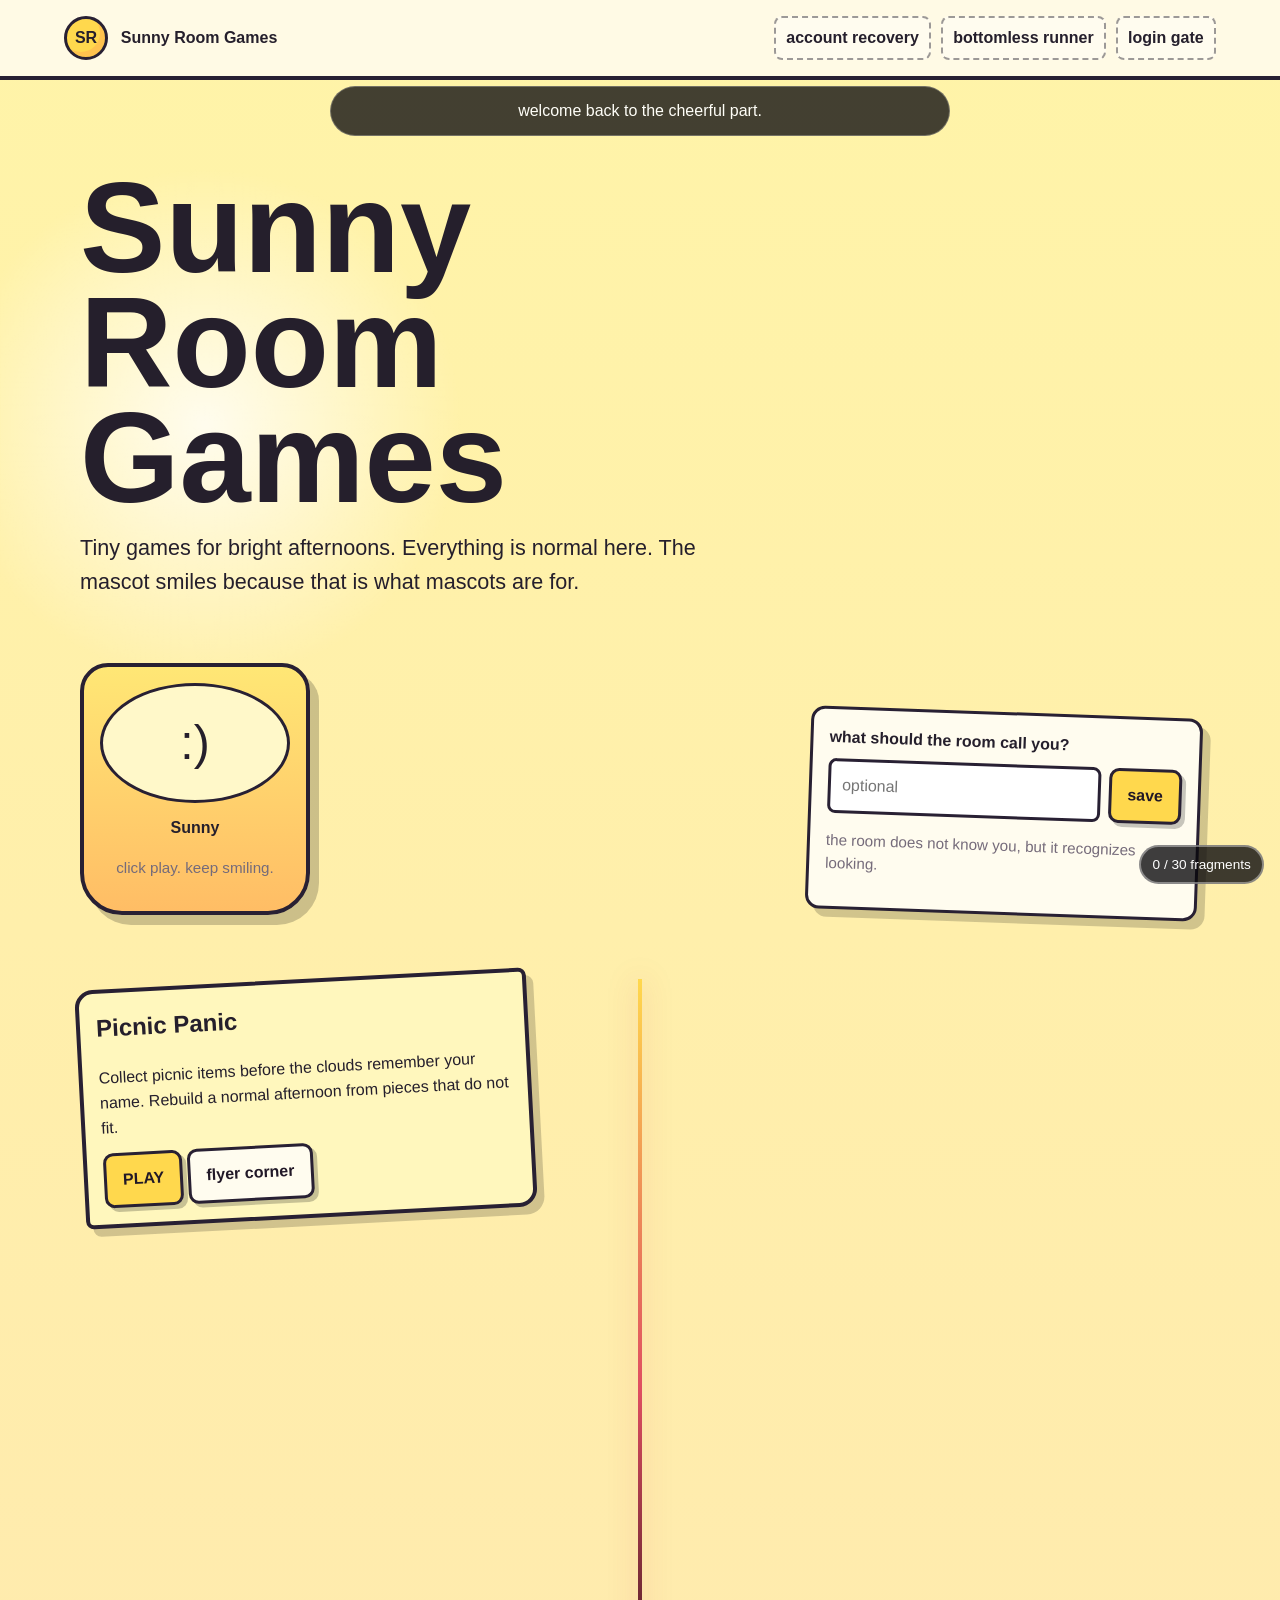
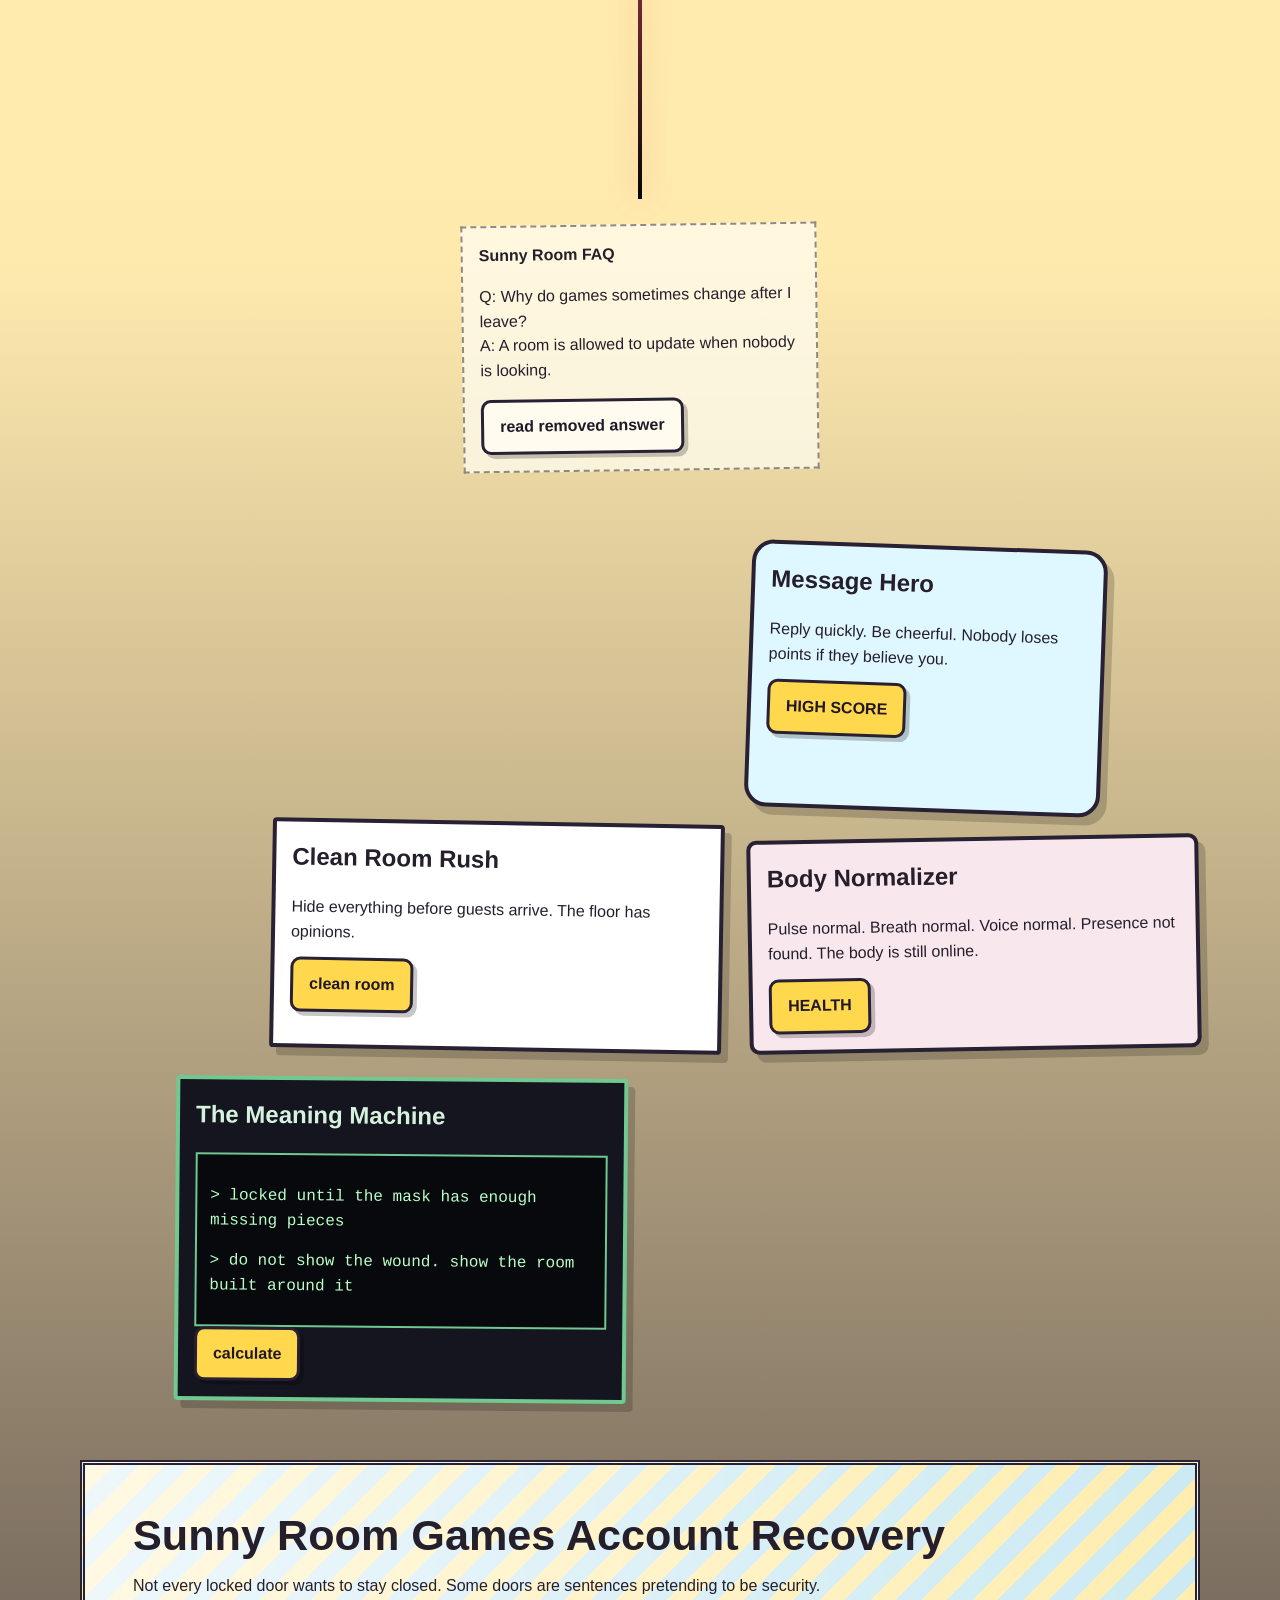
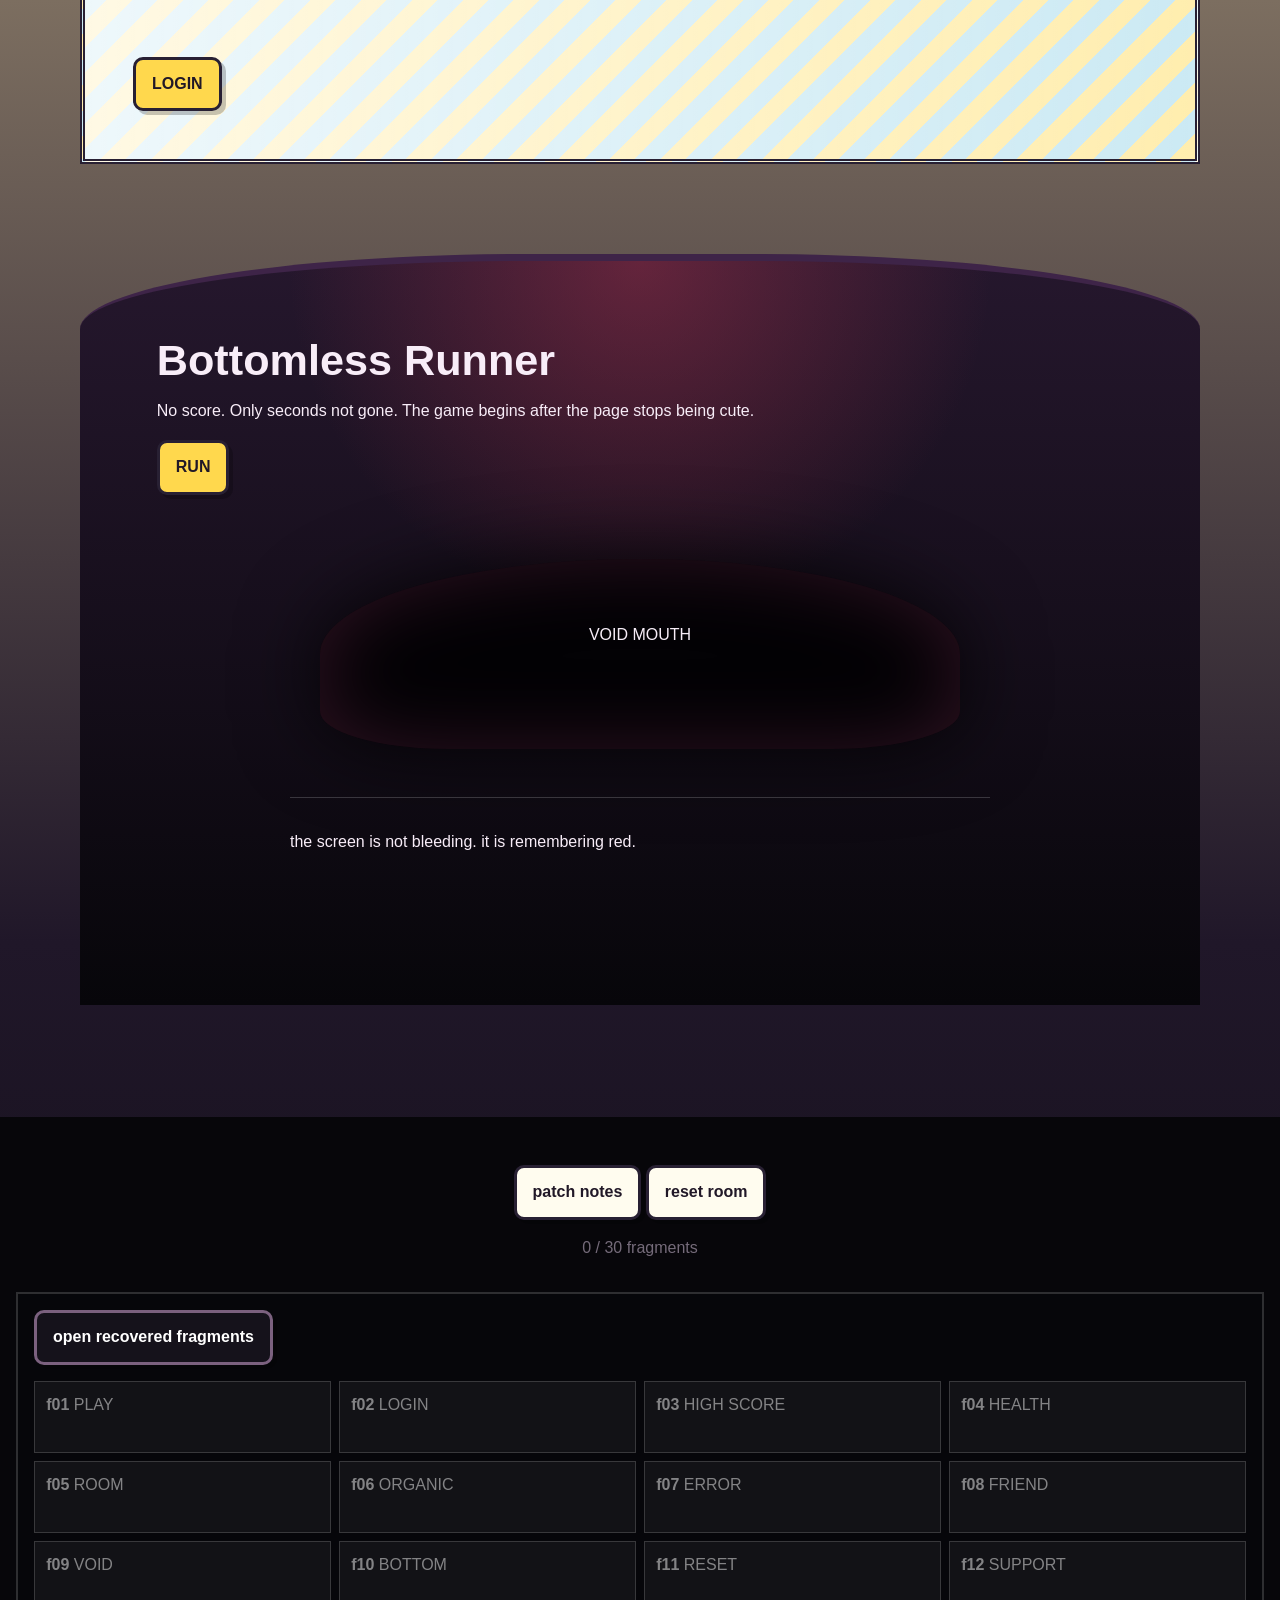
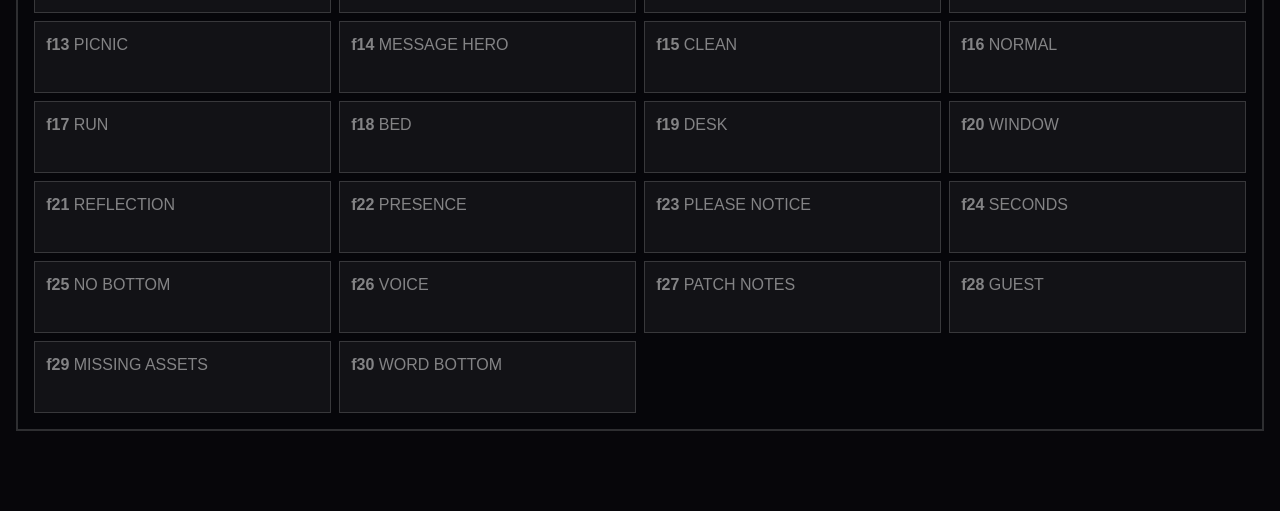
<file: index.html>
<!doctype html>
<html lang="en">
<head>
  <meta charset="utf-8">
  <meta name="viewport" content="width=device-width, initial-scale=1">
  <title>Sunny Room Games</title>
  <link rel="stylesheet" href="css/styles.css">
  <link rel="stylesheet" href="css/layout.css">
  <link rel="stylesheet" href="css/horror.css">
  <link rel="stylesheet" href="css/responsive.css">
</head>
<body>
  <!-- he changed this line because the first version was too honest -->
  <div class="site-whisper" data-site-whisper aria-live="polite"></div>
  <header class="site-header">
    <a class="brand" href="index.html"><span class="brand-mark">SR</span><span>Sunny Room Games</span></a>
    <nav class="nav-links" aria-label="main">
      <a href="login.html">account recovery</a>
      <a href="void.html">bottomless runner</a>
      <a href="#gateway">login gate</a>
    </nav>
  </header>

  <main class="page-shell">
    <section class="hero">
      <div>
        <h1>Sunny Room Games</h1>
        <p class="hero-copy">Tiny games for bright afternoons. Everything is normal here. The mascot smiles because that is what mascots are for.</p>
        <p class="delayed-line small" data-delay-text="2600">if the page remembers you before you introduce yourself, be polite.</p>
        <div class="mascot" data-mascot data-state="happy" role="button" tabindex="0" aria-label="Sunny Room mascot">
          <div class="mascot-face" aria-hidden="true">:)</div>
          <strong>Sunny</strong>
          <p data-mascot-line class="small">click play. keep smiling.</p>
        </div>
      </div>
      <form class="name-panel" data-name-form>
        <label for="room-name">what should the room call you?</label>
        <div class="name-row">
          <input id="room-name" data-name-input type="text" autocomplete="nickname" placeholder="optional">
          <button type="submit">save</button>
        </div>
        <p class="small">the room does not know you, but it recognizes looking.</p>
      </form>
    </section>

    <section class="memory-map" aria-label="game memory map">
      <div class="memory-spine" aria-hidden="true"></div>
      <article class="memory-node picnic">
        <h2>Picnic Panic</h2>
        <p>Collect picnic items before the clouds remember your name. Rebuild a normal afternoon from pieces that do not fit.</p>
        <button data-game="picnic" data-corrupt-label="PLAY|PLAY|continue|continue?|press it|fall|listen">PLAY</button>
        <button class="ghost-button" data-fragment-id="f01">flyer corner</button>
      </article>

      <aside class="memory-note">
        <strong>Sunny Room FAQ</strong>
        <p>Q: Why do games sometimes change after I leave?<br>A: A room is allowed to update when nobody is looking.</p>
        <button class="ghost-button" data-fragment-id="f27">read removed answer</button>
      </aside>

      <article class="memory-node message-game">
        <h2>Message Hero</h2>
        <p>Reply quickly. Be cheerful. Nobody loses points if they believe you.</p>
        <button data-game="messageHero">HIGH SCORE</button>
        <p class="delayed-line small" data-delay-text="5200">the typing indicator is just a tiny funeral for a sentence you did not send.</p>
      </article>

      <article class="memory-node room-game">
        <h2>Clean Room Rush</h2>
        <p>Hide everything before guests arrive. The floor has opinions.</p>
        <button data-game="cleanRoom">clean room</button>
      </article>

      <article class="memory-node body-game">
        <h2>Body Normalizer</h2>
        <p>Pulse normal. Breath normal. Voice normal. Presence not found. The body is still online.</p>
        <button data-game="bodyNormalizer">HEALTH</button>
      </article>

      <article class="memory-node meaning-game">
        <h2>The Meaning Machine</h2>
        <div class="terminal-lines">
          <p>&gt; locked until the mask has enough missing pieces</p>
          <p>&gt; do not show the wound. show the room built around it</p>
        </div>
        <button data-game="meaningMachine">calculate</button>
      </article>

      <section id="gateway" class="login-gateway">
        <h2 class="section-title">Sunny Room Games Account Recovery</h2>
        <p>Not every locked door wants to stay closed. Some doors are sentences pretending to be security.</p>
        <p class="delayed-line" data-delay-text="7200">the password was never protection. it was rehearsal.</p>
        <a class="button-link" href="login.html" data-fragment-id="f02">LOGIN</a>
      </section>

      <section class="corrupt-lower breathing">
        <h2 class="section-title">Bottomless Runner</h2>
        <p>No score. Only seconds not gone. The game begins after the page stops being cute.</p>
        <button data-game="bottomlessRunner">RUN</button>
        <a class="void-mouth" href="void.html" data-fragment-id="f09">VOID MOUTH</a>
        <div class="lower-confession">
          <p>the screen is not bleeding. it is remembering red.</p>
          <p class="delayed-line" data-delay-text="9000">the horror was not a monster. the horror was being alive, unreachable, and still expected to smile.</p>
        </div>
      </section>
    </section>
  </main>

  <footer class="footer">
    <button class="ghost-button" data-fragment-id="f27">patch notes</button>
    <button class="ghost-button" data-reset-progress>reset room</button>
    <p><span data-fragment-counter>0 / 30 fragments</span></p>
    <section class="fragment-drawer">
      <button type="button" data-fragment-toggle aria-expanded="false">open recovered fragments</button>
      <ul class="fragment-list" data-fragment-list hidden></ul>
    </section>
    <!-- do not put the real sentence on the page -->
  </footer>
  <div class="fragment-counter" data-fragment-counter>0 / 30 fragments</div>
  <script src="js/storage.js"></script>
  <script src="js/fragments.js"></script>
  <script src="js/main.js"></script>
  <script src="js/games.js"></script>
</body>
</html>
</file>
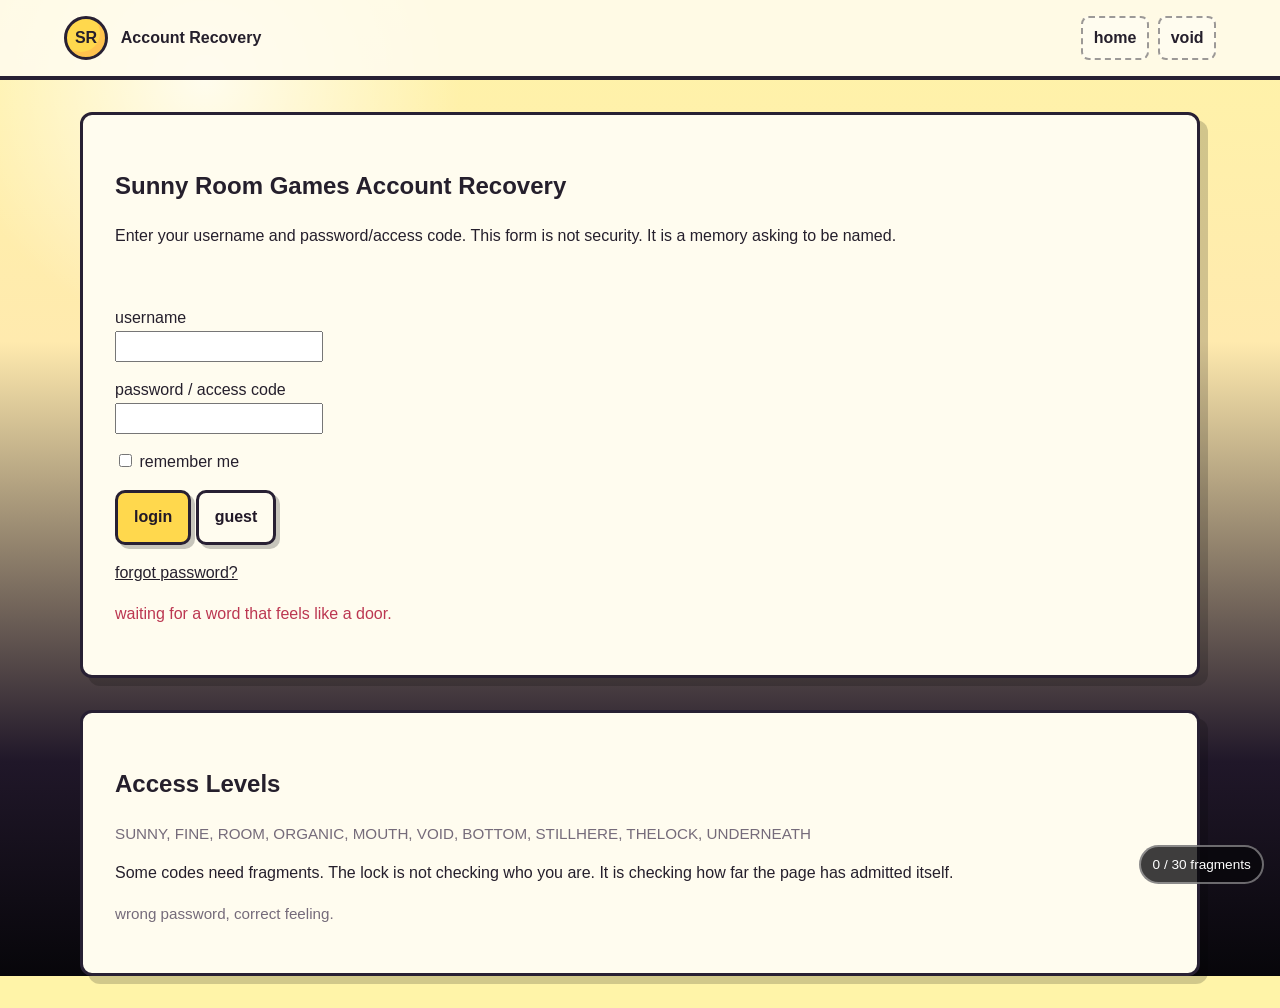
<file: login.html>
<!doctype html>
<html lang="en">
<head>
  <meta charset="utf-8">
  <meta name="viewport" content="width=device-width, initial-scale=1">
  <title>Sunny Room Games Account Recovery</title>
  <link rel="stylesheet" href="css/styles.css">
  <link rel="stylesheet" href="css/layout.css">
  <link rel="stylesheet" href="css/horror.css">
  <link rel="stylesheet" href="css/responsive.css">
</head>
<body>
  <header class="site-header">
    <a class="brand" href="index.html"><span class="brand-mark">SR</span><span>Account Recovery</span></a>
    <nav class="nav-links" aria-label="main"><a href="index.html">home</a><a href="void.html">void</a></nav>
  </header>
  <main class="page-shell">
    <section class="page-card">
      <h1>Sunny Room Games Account Recovery</h1>
      <p>Enter your username and password/access code. This form is not security. It is a memory asking to be named.</p>
      <p class="delayed-line" data-delay-text="2400">Every access level is just another way the boy learned to say: I am fine enough to continue.</p>
      <form data-login-form>
        <p><label for="username">username</label><br><input id="username" name="username" type="text" autocomplete="username"></p>
        <p><label for="password">password / access code</label><br><input id="password" name="password" type="password" autocomplete="off"></p>
        <p><label><input name="remember" type="checkbox"> remember me</label></p>
        <button type="submit">login</button>
        <button type="button" class="ghost-button" data-guest>guest</button>
        <p><a href="#" data-forgot>forgot password?</a></p>
      </form>
      <p class="wrong-text" data-login-message aria-live="polite">waiting for a word that feels like a door.</p>
    </section>
    <section class="page-card">
      <h2>Access Levels</h2>
      <p class="small">SUNNY, FINE, ROOM, ORGANIC, MOUTH, VOID, BOTTOM, STILLHERE, THELOCK, UNDERNEATH</p>
      <p>Some codes need fragments. The lock is not checking who you are. It is checking how far the page has admitted itself.</p>
      <p class="small">wrong password, correct feeling.</p>
    </section>
  </main>
  <div class="fragment-counter" data-fragment-counter>0 / 30 fragments</div>
  <!-- if they find this, maybe they were listening -->
  <script src="js/storage.js"></script>
  <script src="js/fragments.js"></script>
  <script src="js/main.js"></script>
  <script src="js/login.js"></script>
</body>
</html>
</file>
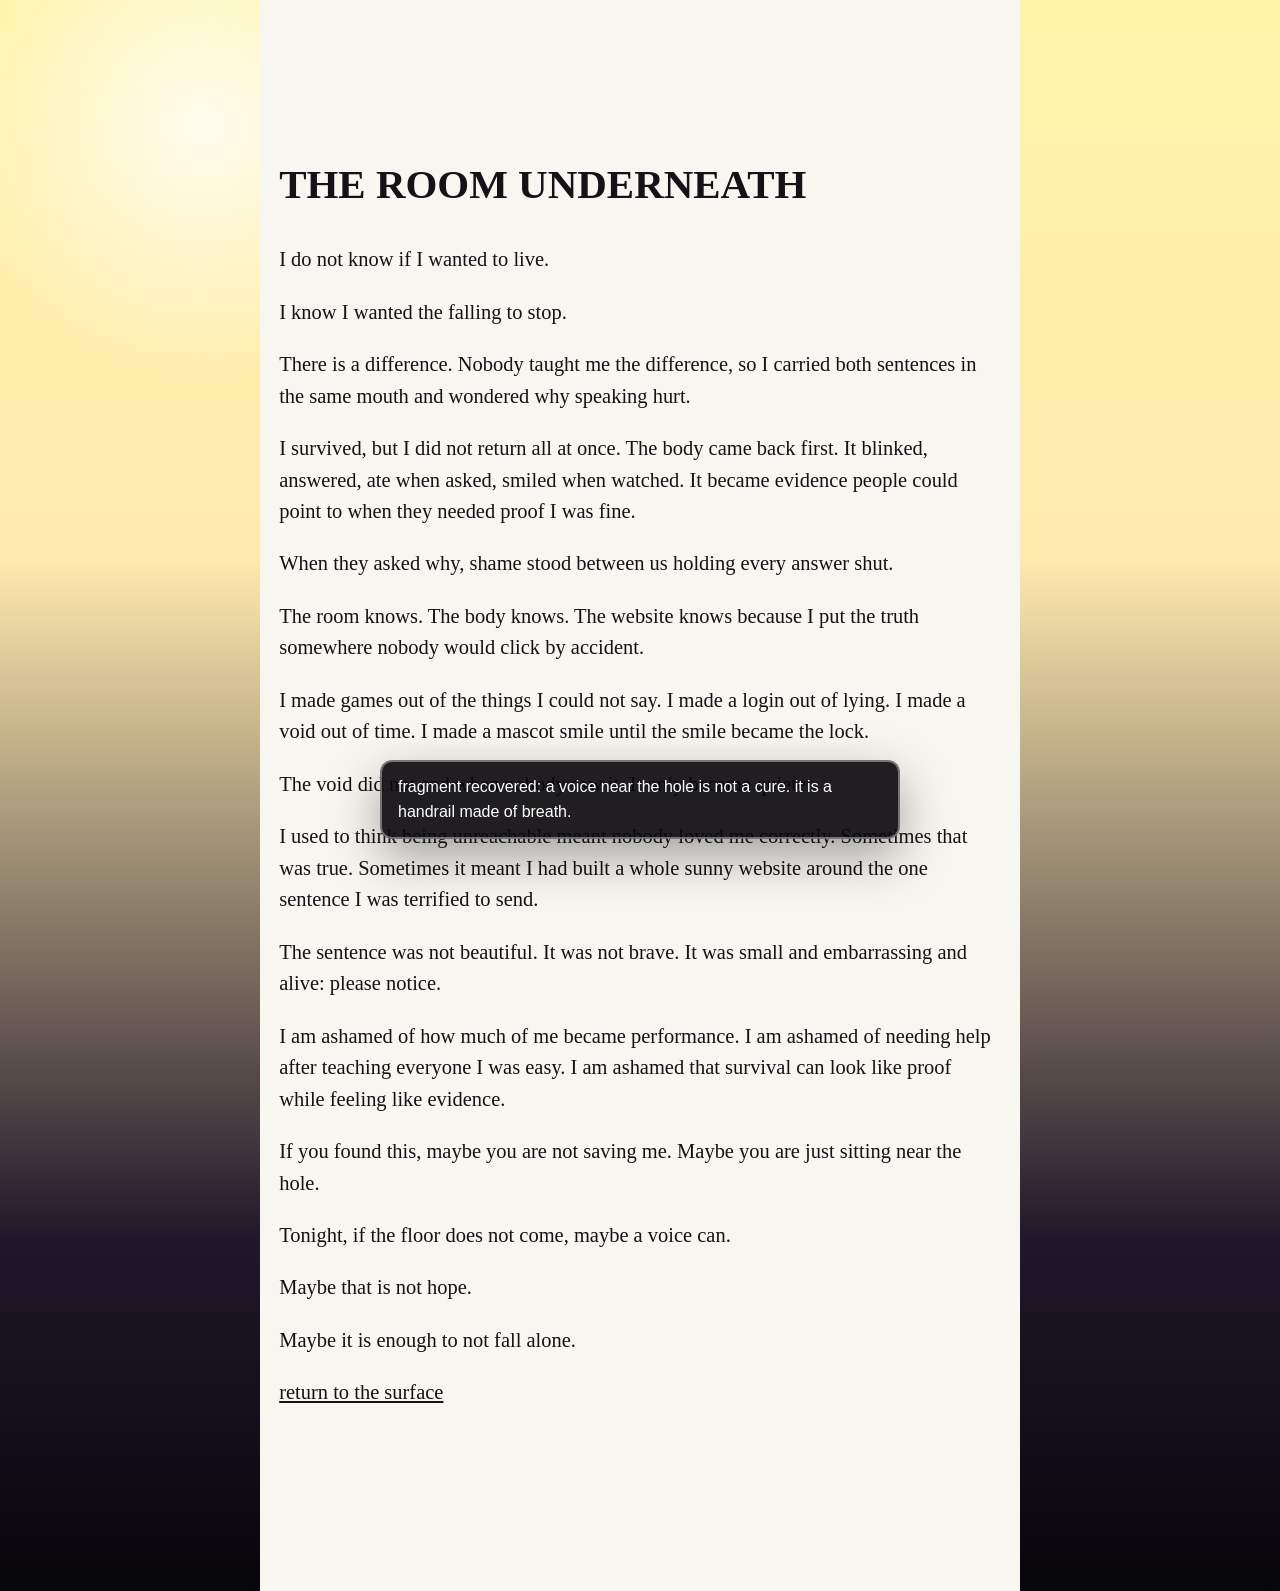
<file: underneath.html>
<!doctype html>
<html lang="en">
<head>
  <meta charset="utf-8">
  <meta name="viewport" content="width=device-width, initial-scale=1">
  <title>THE ROOM UNDERNEATH</title>
  <link rel="stylesheet" href="css/styles.css">
  <link rel="stylesheet" href="css/horror.css">
</head>
<body>
  <main class="underneath">
    <h1>THE ROOM UNDERNEATH</h1>
    <p>I do not know if I wanted to live.</p>
    <p>I know I wanted the falling to stop.</p>
    <p>There is a difference. Nobody taught me the difference, so I carried both sentences in the same mouth and wondered why speaking hurt.</p>
    <p>I survived, but I did not return all at once. The body came back first. It blinked, answered, ate when asked, smiled when watched. It became evidence people could point to when they needed proof I was fine.</p>
    <p>When they asked why, shame stood between us holding every answer shut.</p>
    <p>The room knows. The body knows. The website knows because I put the truth somewhere nobody would click by accident.</p>
    <p>I made games out of the things I could not say. I made a login out of lying. I made a void out of time. I made a mascot smile until the smile became the lock.</p>
    <p>The void did not end when nobody saw it. It only became quieter.</p>
    <p>I used to think being unreachable meant nobody loved me correctly. Sometimes that was true. Sometimes it meant I had built a whole sunny website around the one sentence I was terrified to send.</p>
    <p>The sentence was not beautiful. It was not brave. It was small and embarrassing and alive: please notice.</p>
    <p>I am ashamed of how much of me became performance. I am ashamed of needing help after teaching everyone I was easy. I am ashamed that survival can look like proof while feeling like evidence.</p>
    <p>If you found this, maybe you are not saving me. Maybe you are just sitting near the hole.</p>
    <p>Tonight, if the floor does not come, maybe a voice can.</p>
    <p>Maybe that is not hope.</p>
    <p>Maybe it is enough to not fall alone.</p>
    <p><a href="index.html">return to the surface</a></p>
  </main>
  <script src="js/storage.js"></script>
  <script src="js/fragments.js"></script>
  <script>
    RageStore.setCorruption(6);
    RageStore.flag(RageStore.keys.reachedUnderneath);
    RageFragments.recover("f26");
  </script>
</body>
</html>
</file>
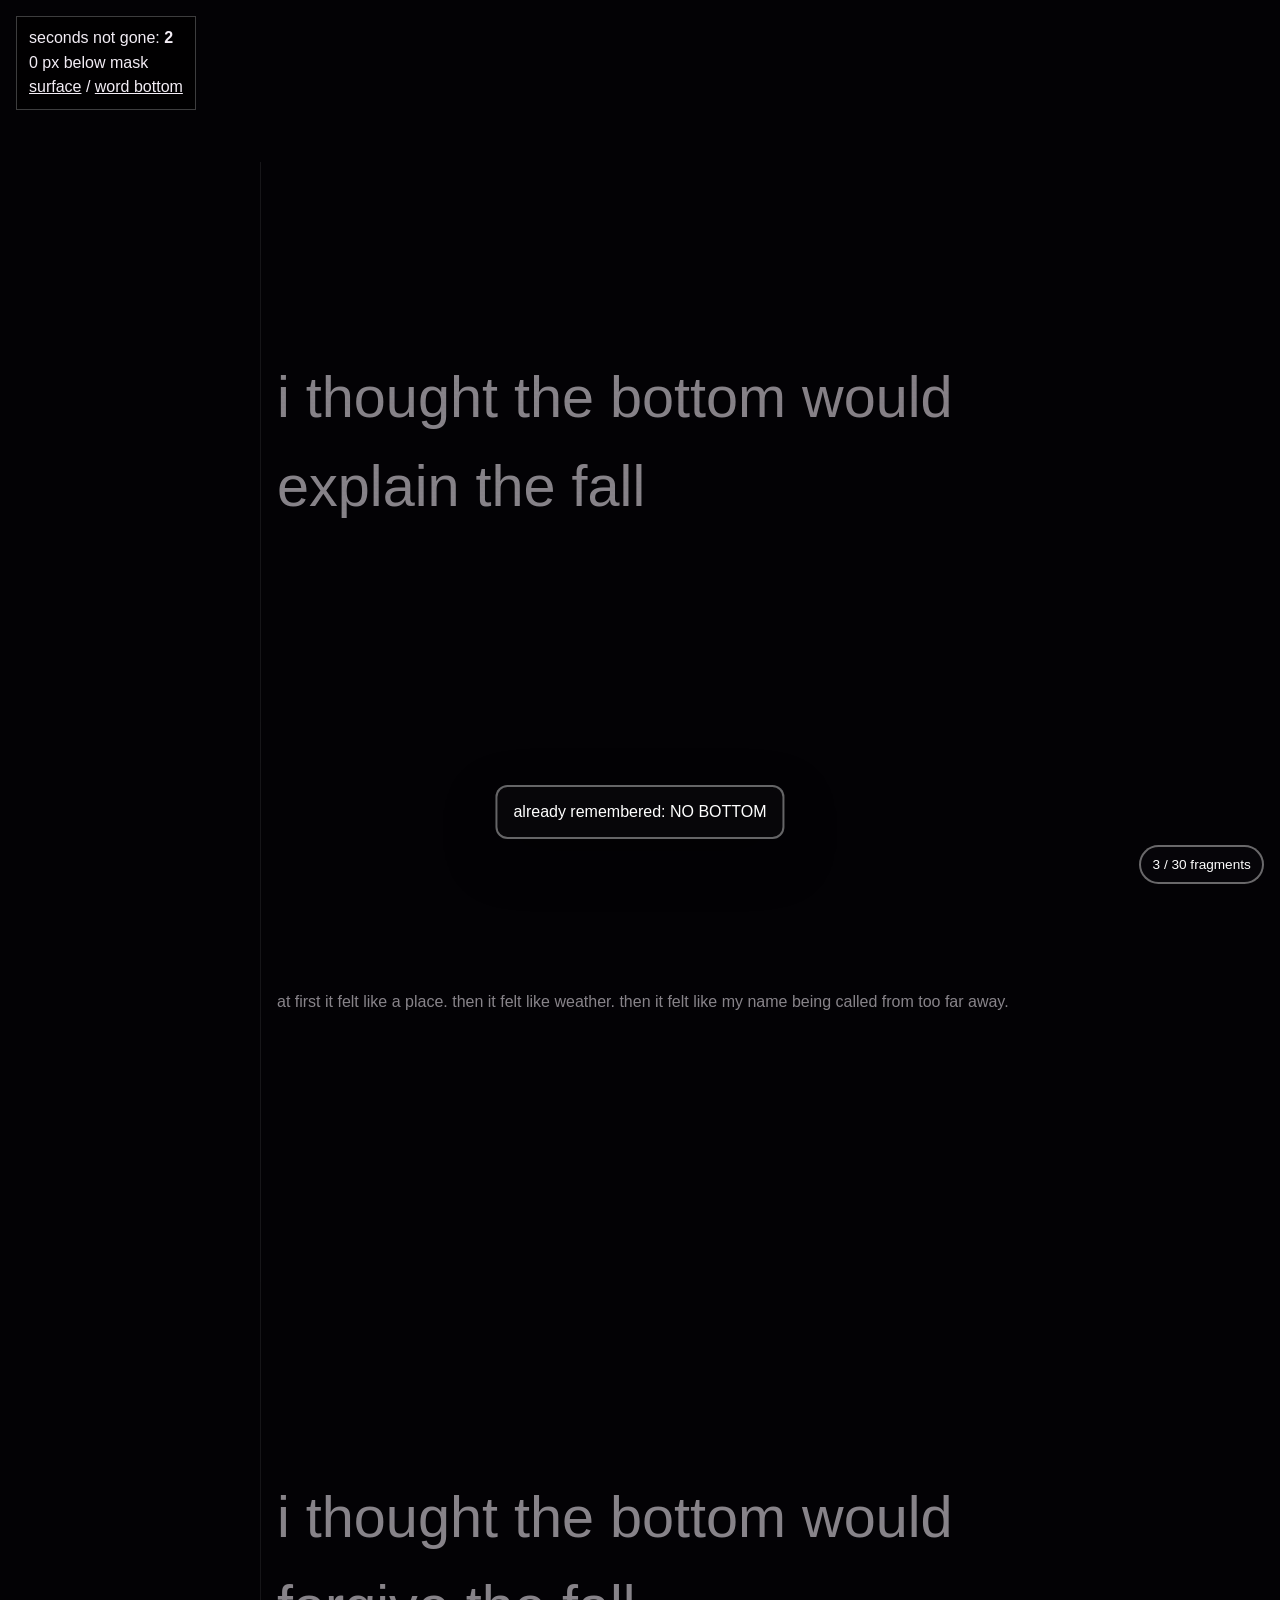
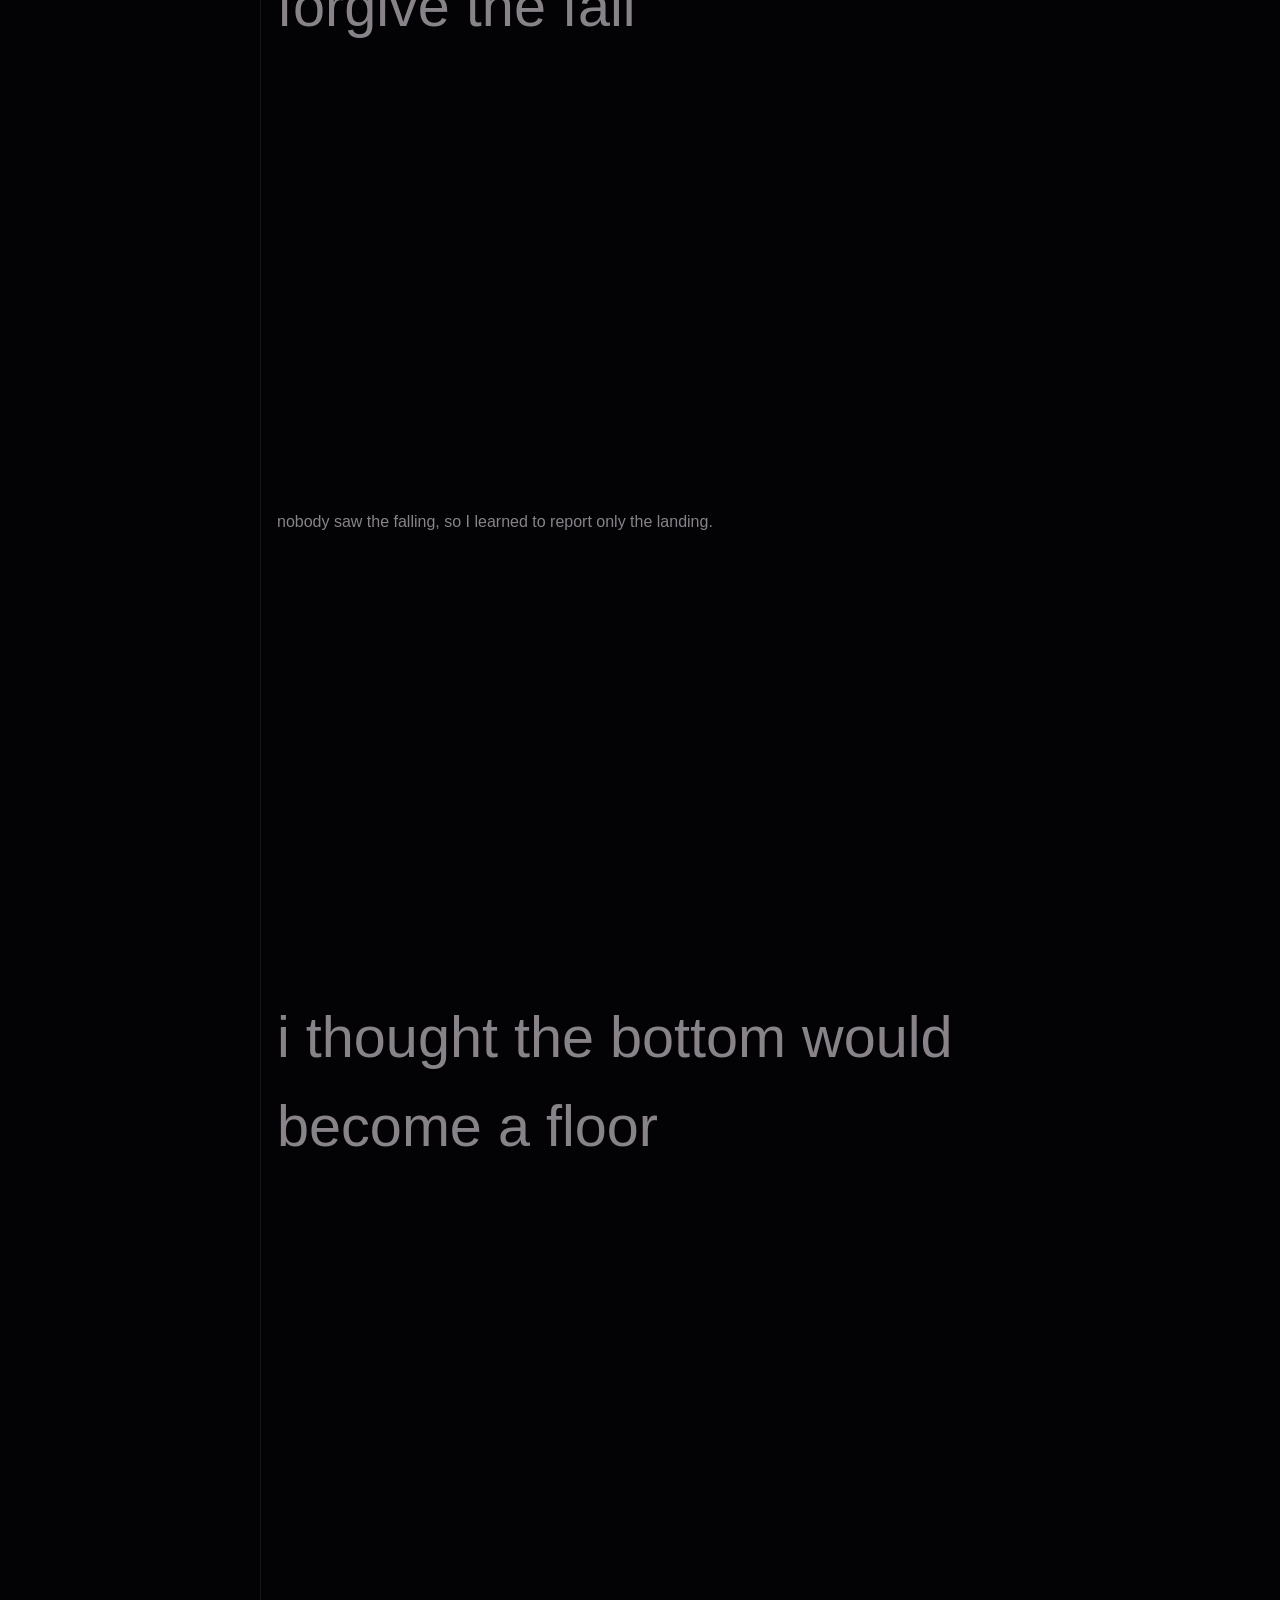
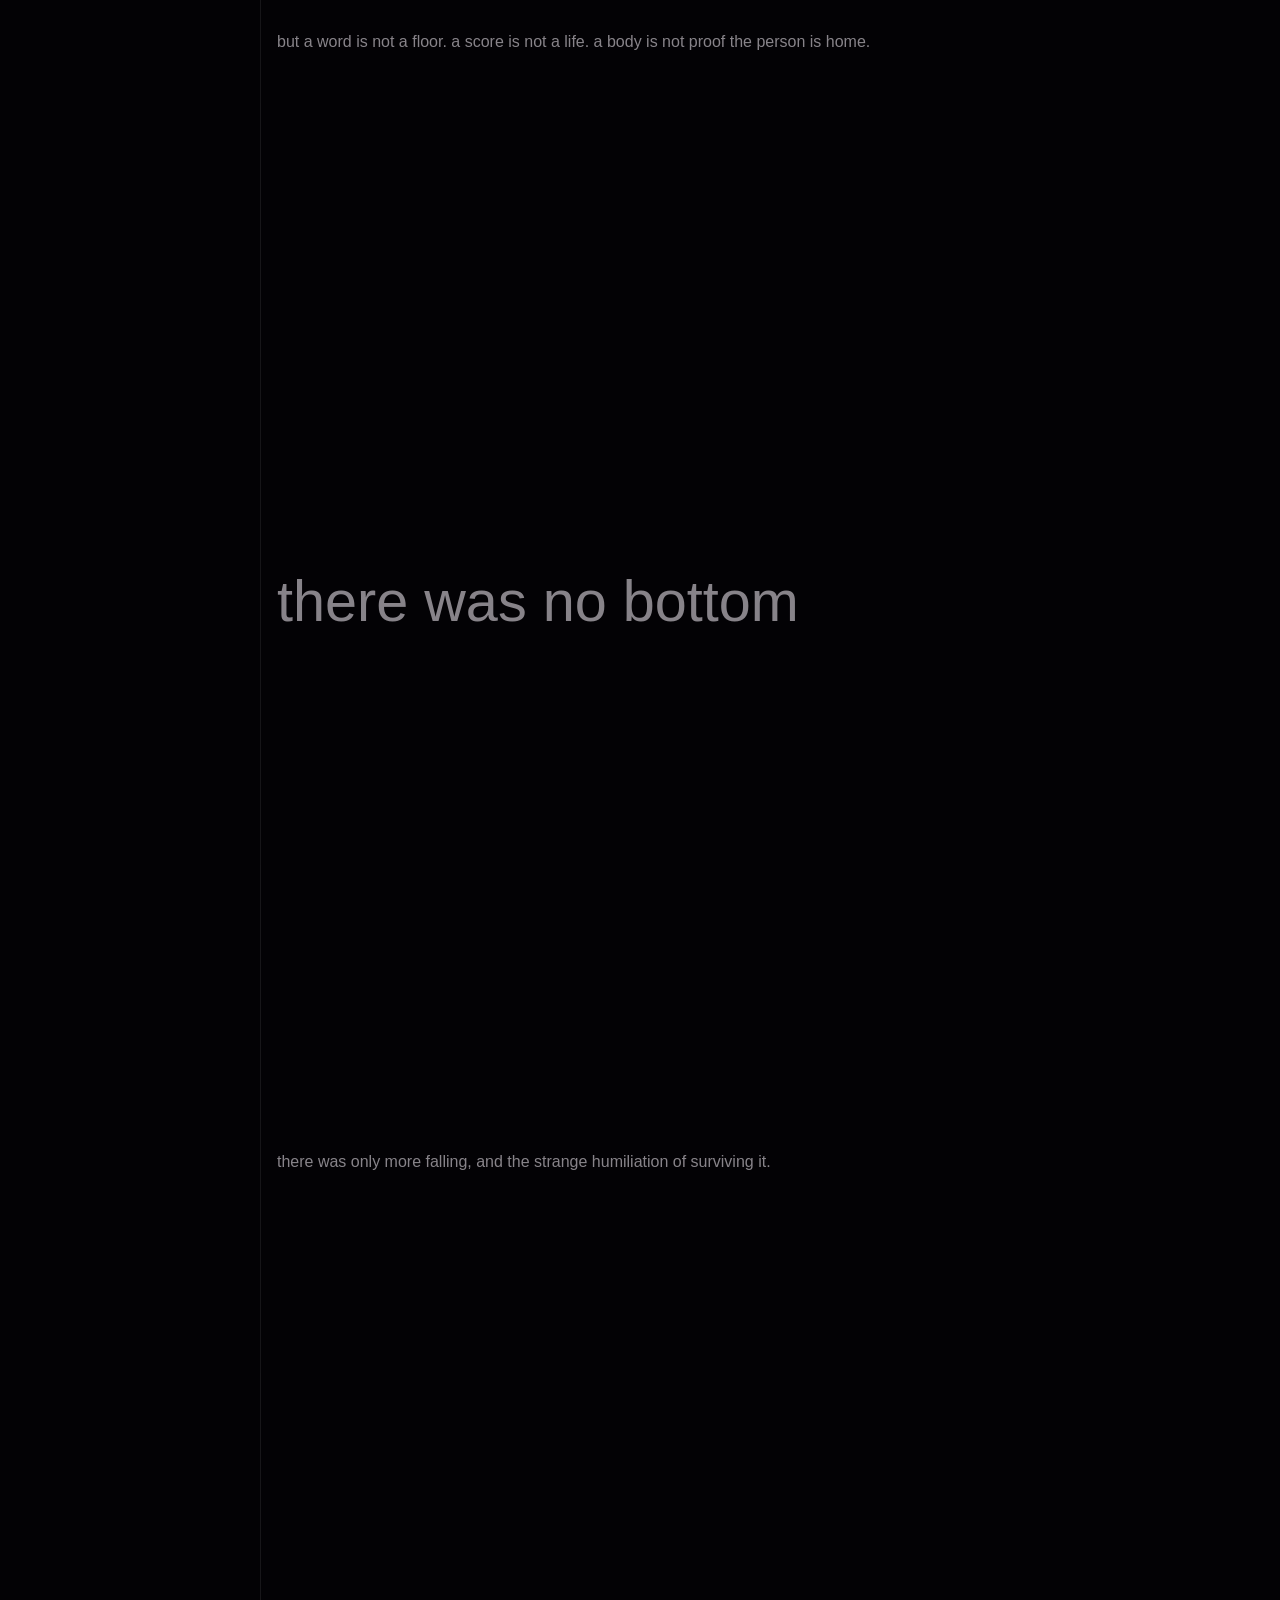
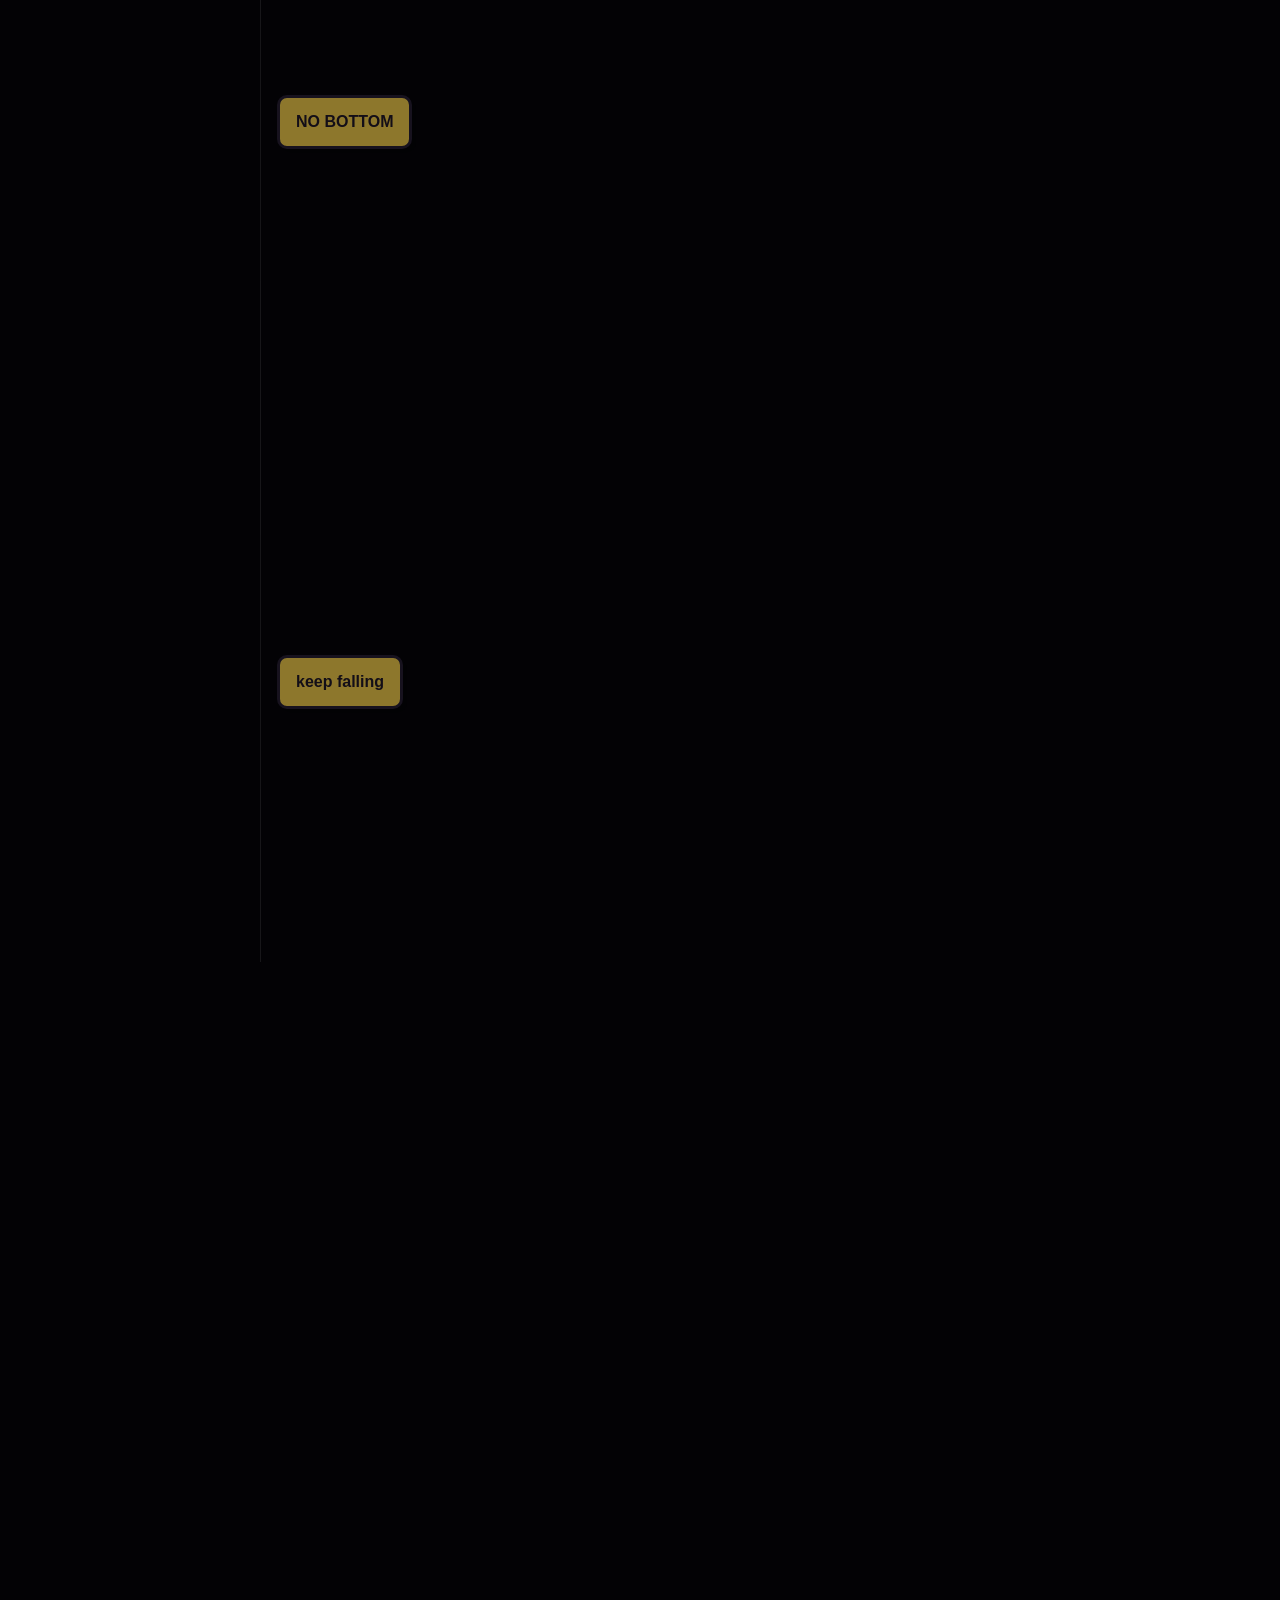
<file: void.html>
<!doctype html>
<html lang="en">
<head>
  <meta charset="utf-8">
  <meta name="viewport" content="width=device-width, initial-scale=1">
  <title>Bottomless Runner</title>
  <link rel="stylesheet" href="css/styles.css">
  <link rel="stylesheet" href="css/layout.css">
  <link rel="stylesheet" href="css/horror.css">
  <link rel="stylesheet" href="css/responsive.css">
</head>
<body class="void-page">
  <div class="void-hud">
    seconds not gone: <strong data-seconds-not-gone>0</strong><br>
    <span data-depth>0 px below mask</span><br>
    <a href="index.html">surface</a> / <a href="protected/bottom.html">word bottom</a>
  </div>
  <main class="fall-column">
    <div class="depth-line"><strong>i thought the bottom would explain the fall</strong></div>
    <div class="depth-line">at first it felt like a place. then it felt like weather. then it felt like my name being called from too far away.</div>
    <div class="depth-line"><strong>i thought the bottom would forgive the fall</strong></div>
    <div class="depth-line">nobody saw the falling, so I learned to report only the landing.</div>
    <div class="depth-line"><strong>i thought the bottom would become a floor</strong></div>
    <div class="depth-line">but a word is not a floor. a score is not a life. a body is not proof the person is home.</div>
    <div class="depth-line"><strong>there was no bottom</strong></div>
    <div class="depth-line">there was only more falling, and the strange humiliation of surviving it.</div>
    <div class="depth-line"><button data-fragment-id="f25">NO BOTTOM</button></div>
    <div class="depth-line"><a class="button-link" href="protected/bottom.html">keep falling</a></div>
  </main>
  <div class="fragment-counter" data-fragment-counter>0 / 30 fragments</div>
  <script src="js/storage.js"></script>
  <script src="js/fragments.js"></script>
  <script src="js/main.js"></script>
  <script src="js/void.js"></script>
</body>
</html>
</file>
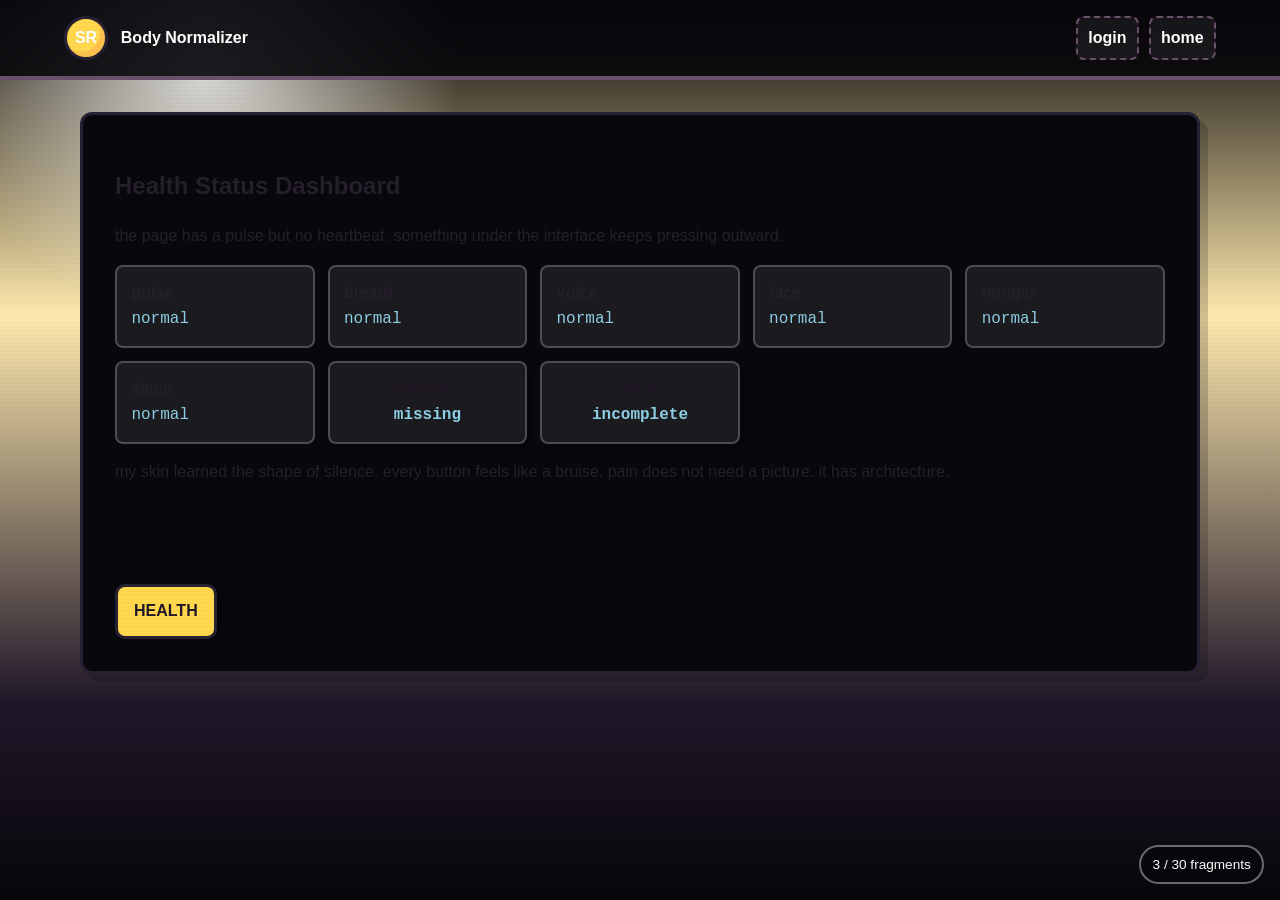
<file: protected/body-log.html>
<!doctype html>
<html lang="en">
<head>
  <meta charset="utf-8">
  <meta name="viewport" content="width=device-width, initial-scale=1">
  <title>Body Log</title>
  <link rel="stylesheet" href="../css/styles.css">
  <link rel="stylesheet" href="../css/layout.css">
  <link rel="stylesheet" href="../css/horror.css">
  <link rel="stylesheet" href="../css/responsive.css">
</head>
<body class="corruption-3">
  <header class="site-header">
    <a class="brand" href="../index.html"><span class="brand-mark">SR</span><span>Body Normalizer</span></a>
    <nav class="nav-links" aria-label="main"><a href="../login.html">login</a><a href="../index.html">home</a></nav>
  </header>
  <main class="page-shell">
    <section class="page-card breathing">
      <h1>Health Status Dashboard</h1>
      <p>the page has a pulse but no heartbeat. something under the interface keeps pressing outward.</p>
      <div class="status-grid">
        <div class="stat"><strong>pulse</strong><span>normal</span></div>
        <div class="stat"><strong>breath</strong><span>normal</span></div>
        <div class="stat"><strong>voice</strong><span>normal</span></div>
        <div class="stat"><strong>face</strong><span>normal</span></div>
        <div class="stat"><strong>hunger</strong><span>normal</span></div>
        <div class="stat"><strong>sleep</strong><span>normal</span></div>
        <button class="stat" data-fragment-id="f22"><strong>presence</strong><span>missing</span></button>
        <button class="stat" data-fragment-id="f06"><strong>return</strong><span>incomplete</span></button>
      </div>
      <p>my skin learned the shape of silence. every button feels like a bruise. pain does not need a picture. it has architecture.</p>
      <p class="delayed-line" data-delay-text="2600">The body survived before the person could agree to be found.</p>
      <p class="delayed-line" data-delay-text="5200">That is why normal feels insulting. It is accurate and it is not enough.</p>
      <button data-fragment-id="f04">HEALTH</button>
    </section>
  </main>
  <div class="fragment-counter" data-fragment-counter>0 / 30 fragments</div>
  <script src="../js/storage.js"></script>
  <script src="../js/fragments.js"></script>
  <script src="../js/main.js"></script>
</body>
</html>
</file>
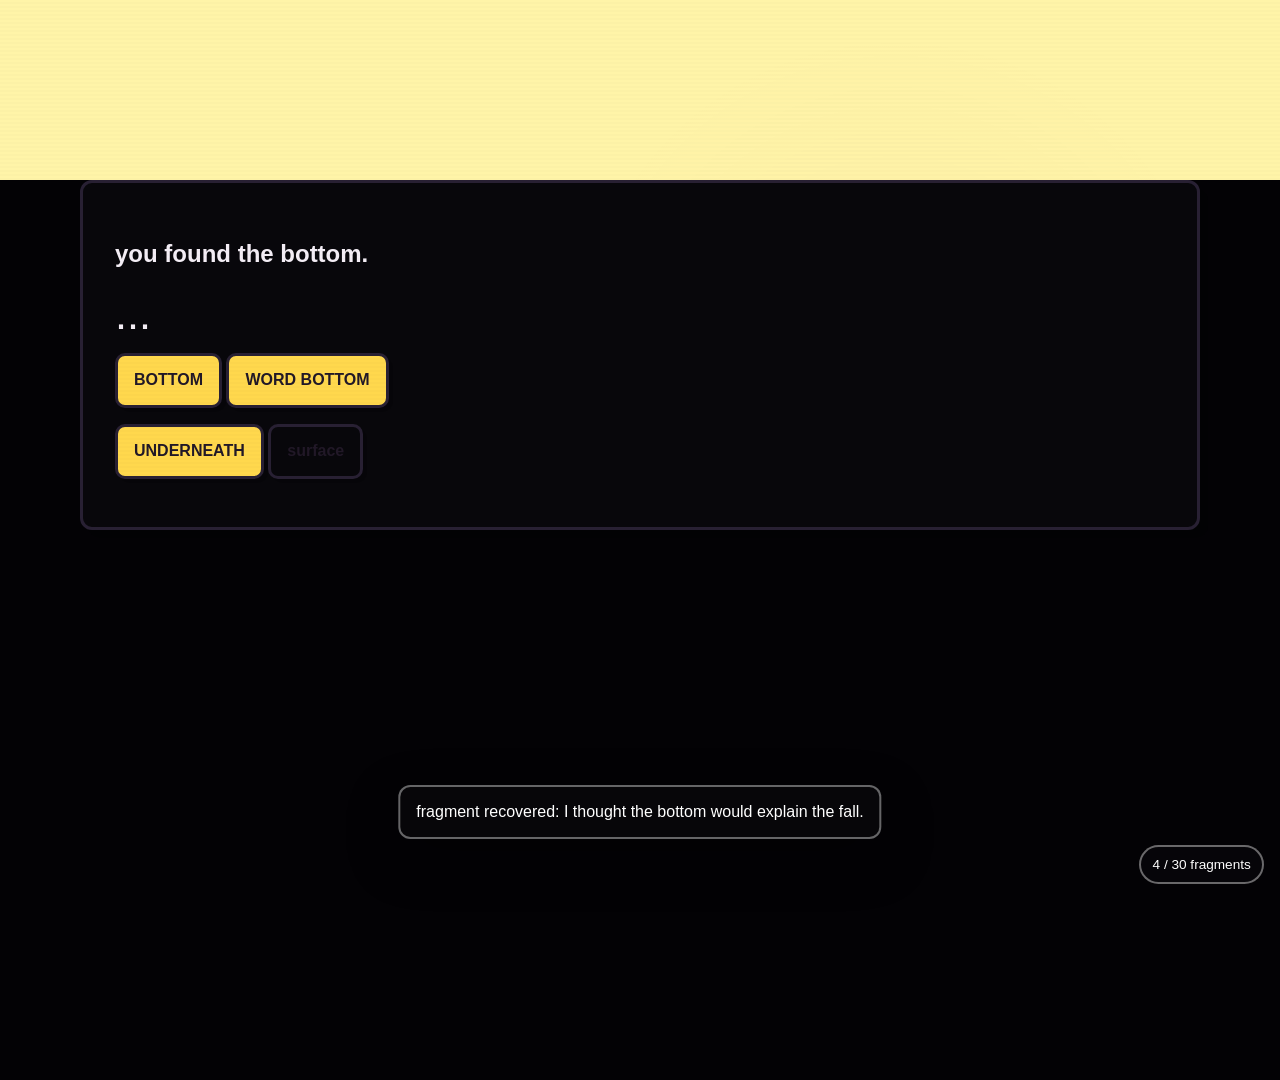
<file: protected/bottom.html>
<!doctype html>
<html lang="en">
<head>
  <meta charset="utf-8">
  <meta name="viewport" content="width=device-width, initial-scale=1">
  <title>Bottom</title>
  <link rel="stylesheet" href="../css/styles.css">
  <link rel="stylesheet" href="../css/layout.css">
  <link rel="stylesheet" href="../css/horror.css">
  <link rel="stylesheet" href="../css/responsive.css">
</head>
<body class="void-page">
  <main class="page-shell">
    <section class="page-card" style="margin-top:20vh">
      <h1>you found the bottom.</h1>
      <p data-bottom-line class="section-title">...</p>
      <p><button data-fragment-id="f10">BOTTOM</button> <button data-fragment-id="f30">WORD BOTTOM</button></p>
      <p><a class="button-link" href="../underneath.html">UNDERNEATH</a> <a class="button-link ghost-button" href="../index.html">surface</a></p>
    </section>
  </main>
  <div class="fragment-counter" data-fragment-counter>0 / 30 fragments</div>
  <script src="../js/storage.js"></script>
  <script src="../js/fragments.js"></script>
  <script src="../js/main.js"></script>
  <script>
    RageStore.flag(RageStore.keys.reachedUnderneath);
    RageStore.unlockCode("UNDERNEATH");
    RageFragments.recover("f10");
    setTimeout(() => {
      document.querySelector("[data-bottom-line]").textContent = "no. you found the word bottom. that is different.";
      RageFragments.recover("f30");
    }, 1800);
  </script>
</body>
</html>
</file>
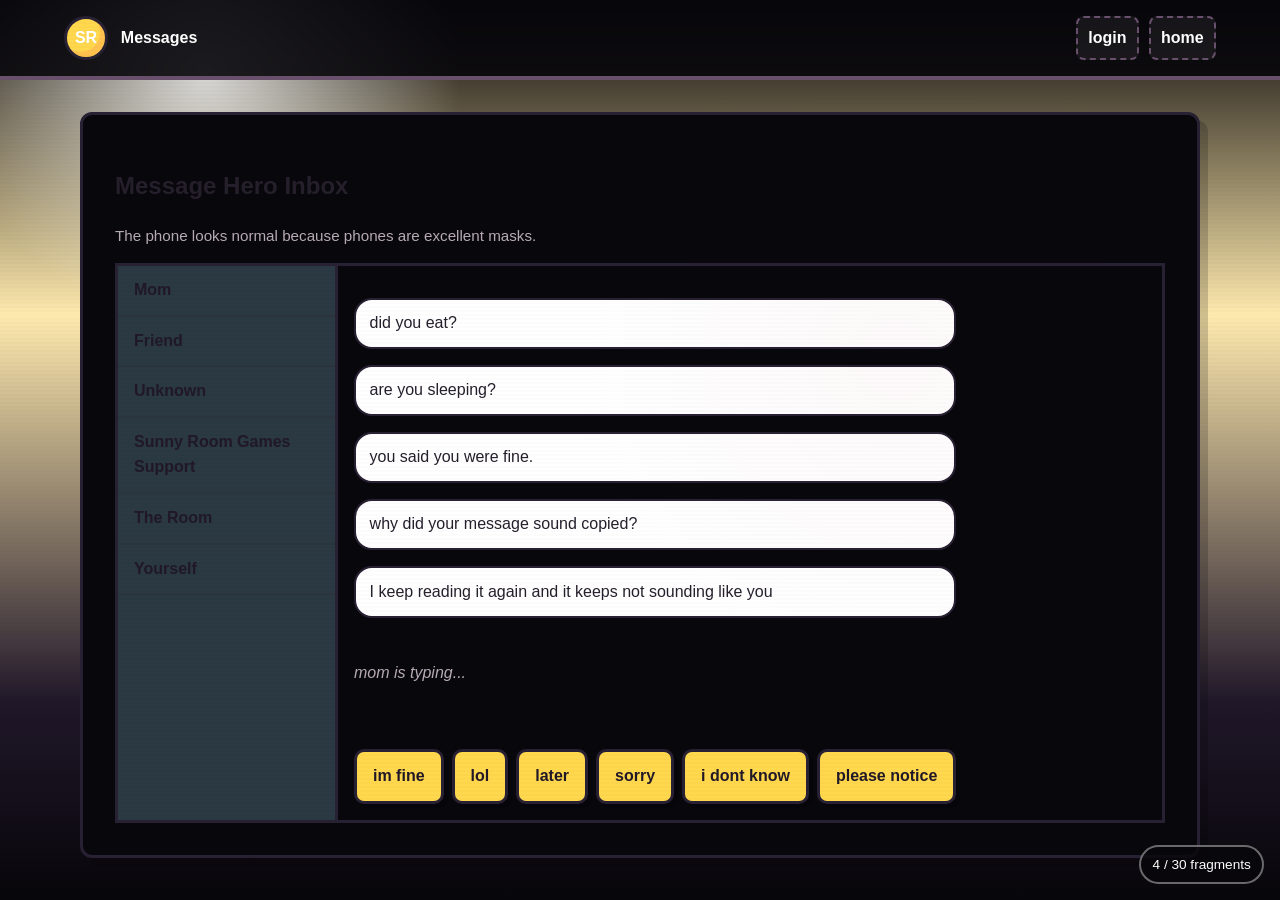
<file: protected/messages.html>
<!doctype html>
<html lang="en">
<head>
  <meta charset="utf-8">
  <meta name="viewport" content="width=device-width, initial-scale=1">
  <title>Messages - Sunny Room Games</title>
  <link rel="stylesheet" href="../css/styles.css">
  <link rel="stylesheet" href="../css/layout.css">
  <link rel="stylesheet" href="../css/horror.css">
  <link rel="stylesheet" href="../css/responsive.css">
</head>
<body>
  <header class="site-header">
    <a class="brand" href="../index.html"><span class="brand-mark">SR</span><span>Messages</span></a>
    <nav class="nav-links" aria-label="main"><a href="../login.html">login</a><a href="../index.html">home</a></nav>
  </header>
  <main class="page-shell">
    <section class="page-card">
      <h1>Message Hero Inbox</h1>
      <p class="small">The phone looks normal because phones are excellent masks.</p>
      <div class="chat-shell">
        <aside class="contact-list" aria-label="contacts">
          <button data-contact="mom">Mom</button>
          <button data-contact="friend" data-fragment-id="f08">Friend</button>
          <button data-contact="unknown">Unknown</button>
          <button data-contact="support" data-fragment-id="f12">Sunny Room Games Support</button>
          <button data-contact="room">The Room</button>
          <button data-contact="yourself">Yourself</button>
        </aside>
        <section class="message-pane" aria-live="polite">
          <div data-messages></div>
          <p class="typing" data-typing>Mom is typing...</p>
          <div class="reply-row">
            <button data-reply="im fine">im fine</button>
            <button data-reply="lol">lol</button>
            <button data-reply="later">later</button>
            <button data-reply="sorry">sorry</button>
            <button data-reply="i dont know">i dont know</button>
            <button data-reply="please notice">please notice</button>
          </div>
        </section>
      </div>
    </section>
  </main>
  <div class="fragment-counter" data-fragment-counter>0 / 30 fragments</div>
  <script src="../js/storage.js"></script>
  <script src="../js/fragments.js"></script>
  <script src="../js/main.js"></script>
  <script>
    const threads = {
      mom: ["did you eat?", "are you sleeping?", "you said you were fine.", "why did your message sound copied?", "I keep reading it again and it keeps not sounding like you"],
      friend: ["bro you good?", "you disappeared yesterday", "nvm you probably busy", "haha same", "wait", "why did I believe you?", "you made okay sound so easy"],
      unknown: ["do not answer too fast", "the mask types before the boy does", "some replies are sealed rooms with emojis", "the first honest reply will feel late"],
      support: ["thank you for contacting support", "we cannot restore deleted childhoods", "please describe the bug without becoming it"],
      room: ["you left words under the bed", "I kept them", "do you want them back?", "I can return them slowly"],
      yourself: ["do not send this", "do not send this", "please notice", "please notice before I become easy to miss"]
    };
    const pane = document.querySelector("[data-messages]");
    const typing = document.querySelector("[data-typing]");
    let active = "mom";
    function render() {
      pane.innerHTML = threads[active].map((text) => `<p class="bubble them">${text}</p>`).join("");
      typing.textContent = `${active} is typing...`;
    }
    document.querySelectorAll("[data-contact]").forEach((button) => button.addEventListener("click", () => {
      active = button.dataset.contact;
      render();
    }));
    document.querySelectorAll("[data-reply]").forEach((button) => button.addEventListener("click", () => {
      const count = RageStore.countFragments();
      let reply = button.dataset.reply;
      if (count < 10 && reply !== "im fine") reply = "im fine";
      if (reply === "im fine") RageStore.flag(RageStore.keys.saidFine);
      if (reply === "please notice") {
        RageFragments.recover("f23");
        pane.insertAdjacentHTML("beforeend", `<p class="bubble system">message not sent. but the room heard it.</p>`);
        RageStore.unlockCode("STILLHERE");
      }
      pane.insertAdjacentHTML("beforeend", `<p class="bubble me">${reply}</p>`);
      if (reply === "im fine") {
        pane.insertAdjacentHTML("beforeend", `<p class="bubble system">autofill learned this one before you did.</p>`);
      }
    }));
    render();
  </script>
</body>
</html>
</file>
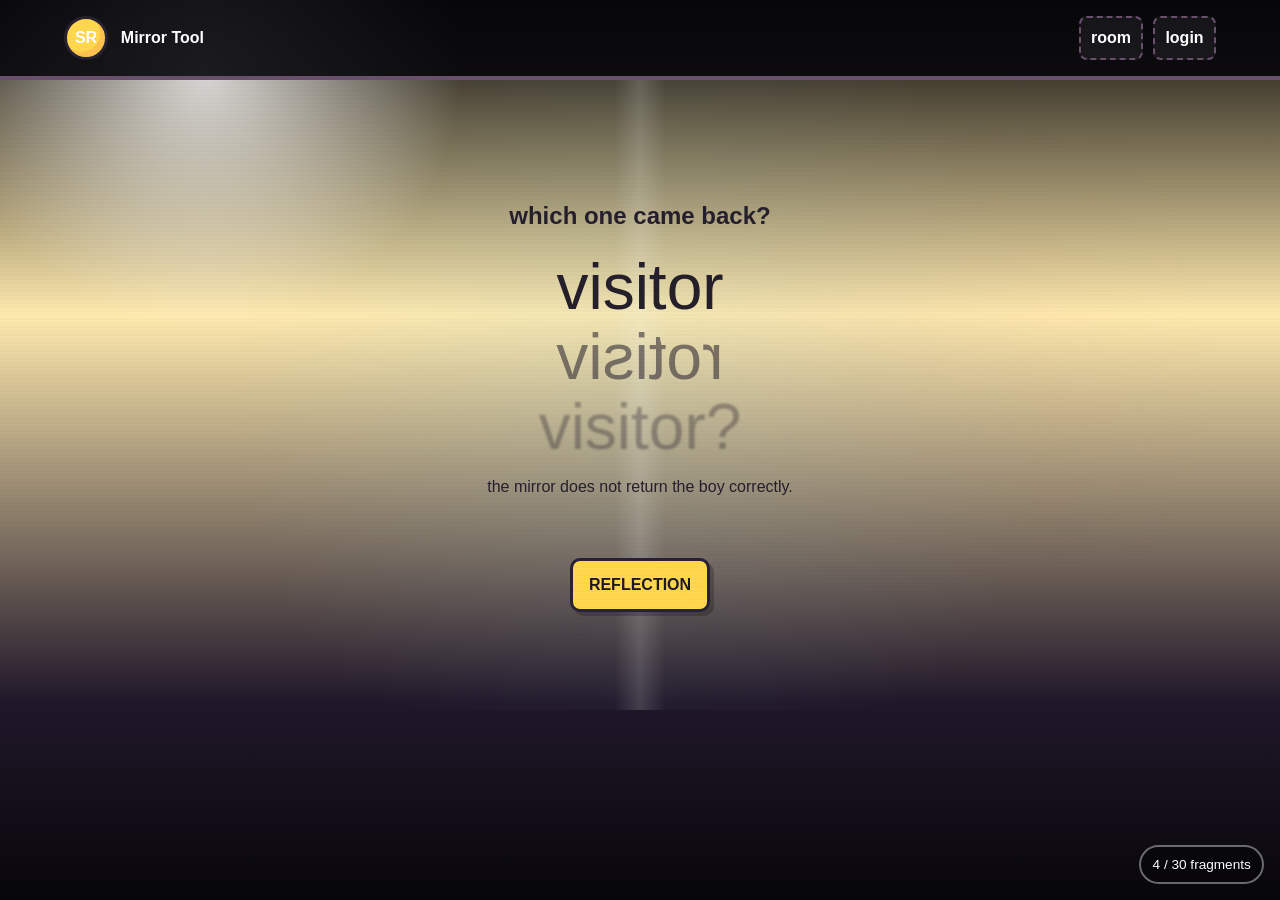
<file: protected/mirror.html>
<!doctype html>
<html lang="en">
<head>
  <meta charset="utf-8">
  <meta name="viewport" content="width=device-width, initial-scale=1">
  <title>Mirror</title>
  <link rel="stylesheet" href="../css/styles.css">
  <link rel="stylesheet" href="../css/horror.css">
  <link rel="stylesheet" href="../css/responsive.css">
</head>
<body>
  <header class="site-header">
    <a class="brand" href="../index.html"><span class="brand-mark">SR</span><span>Mirror Tool</span></a>
    <nav class="nav-links" aria-label="main"><a href="room.html">room</a><a href="../login.html">login</a></nav>
  </header>
  <main class="mirror-field">
    <section>
      <h1>which one came back?</h1>
      <div class="mirror-name" data-reflection aria-label="mismatched reflections">
        <span>visitor</span>
        <span>visitor</span>
        <span>visitor</span>
      </div>
      <p>the mirror does not return the boy correctly.</p>
      <p class="delayed-line" data-delay-text="3000">one of them learned to smile. one of them learned to vanish. one of them is still waiting for permission to be real.</p>
      <button data-fragment-id="f21">REFLECTION</button>
    </section>
  </main>
  <div class="fragment-counter" data-fragment-counter>0 / 30 fragments</div>
  <script src="../js/storage.js"></script>
  <script src="../js/fragments.js"></script>
  <script src="../js/main.js"></script>
  <script>
    const name = RageStore.getName() || "visitor";
    document.querySelector("[data-reflection]").innerHTML = `<span>${name}</span><span>${name.split("").reverse().join("")}</span><span>${name.toLowerCase()}?</span>`;
  </script>
</body>
</html>
</file>
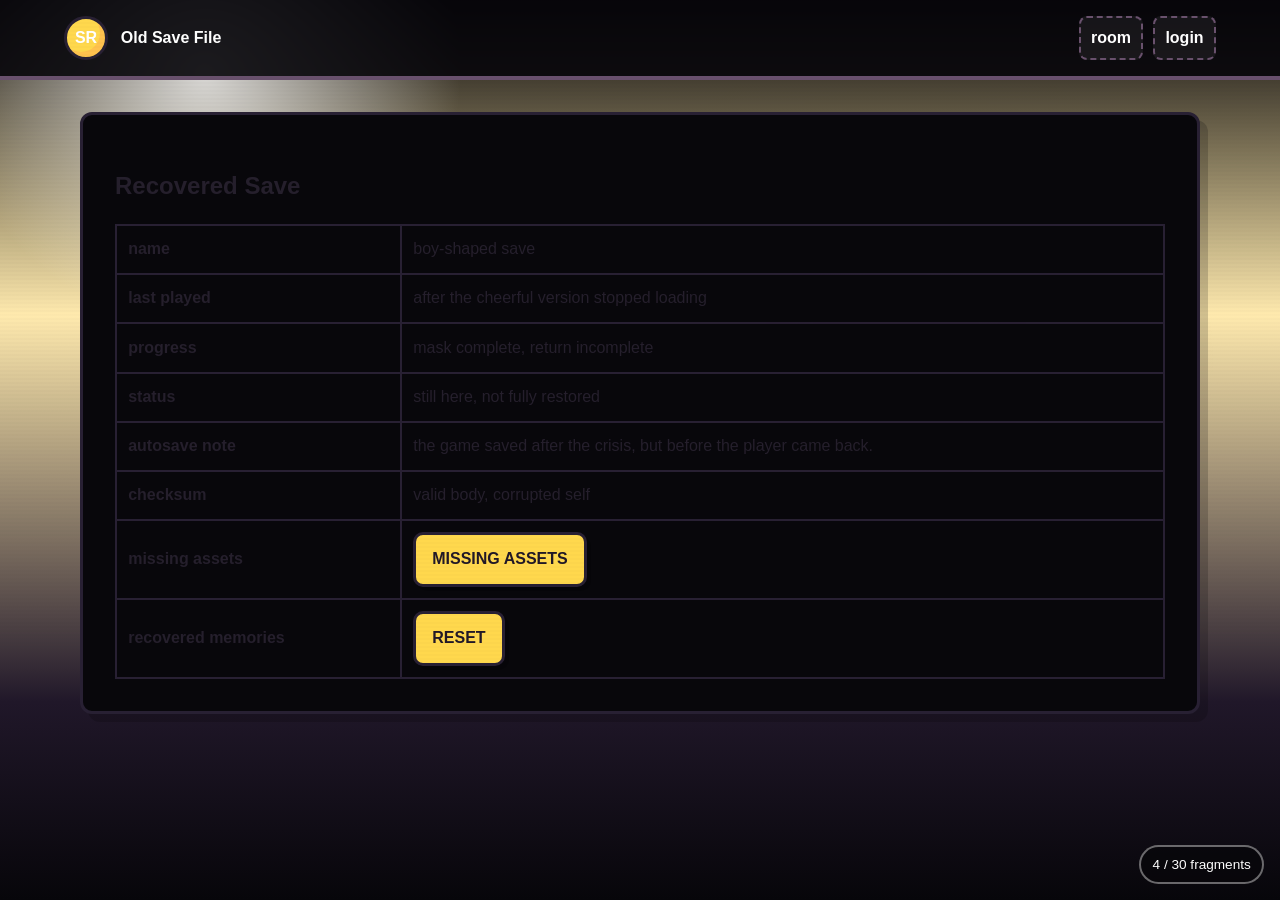
<file: protected/old-save.html>
<!doctype html>
<html lang="en">
<head>
  <meta charset="utf-8">
  <meta name="viewport" content="width=device-width, initial-scale=1">
  <title>Old Save</title>
  <link rel="stylesheet" href="../css/styles.css">
  <link rel="stylesheet" href="../css/layout.css">
  <link rel="stylesheet" href="../css/horror.css">
  <link rel="stylesheet" href="../css/responsive.css">
</head>
<body>
  <header class="site-header">
    <a class="brand" href="../index.html"><span class="brand-mark">SR</span><span>Old Save File</span></a>
    <nav class="nav-links" aria-label="main"><a href="room.html">room</a><a href="../login.html">login</a></nav>
  </header>
  <main class="page-shell">
    <section class="page-card">
      <h1>Recovered Save</h1>
      <table class="save-table">
        <tr><th>name</th><td data-save-name>unknown</td></tr>
        <tr><th>last played</th><td>after the cheerful version stopped loading</td></tr>
        <tr><th>progress</th><td>mask complete, return incomplete</td></tr>
        <tr><th>status</th><td>still here, not fully restored</td></tr>
        <tr><th>autosave note</th><td>the game saved after the crisis, but before the player came back.</td></tr>
        <tr><th>checksum</th><td>valid body, corrupted self</td></tr>
        <tr><th>missing assets</th><td><button data-fragment-id="f29">MISSING ASSETS</button></td></tr>
        <tr><th>recovered memories</th><td><button data-fragment-id="f11">RESET</button></td></tr>
      </table>
    </section>
  </main>
  <div class="fragment-counter" data-fragment-counter>0 / 30 fragments</div>
  <script src="../js/storage.js"></script>
  <script src="../js/fragments.js"></script>
  <script src="../js/main.js"></script>
  <script>document.querySelector("[data-save-name]").textContent = RageStore.getName() || "boy-shaped save";</script>
</body>
</html>
</file>
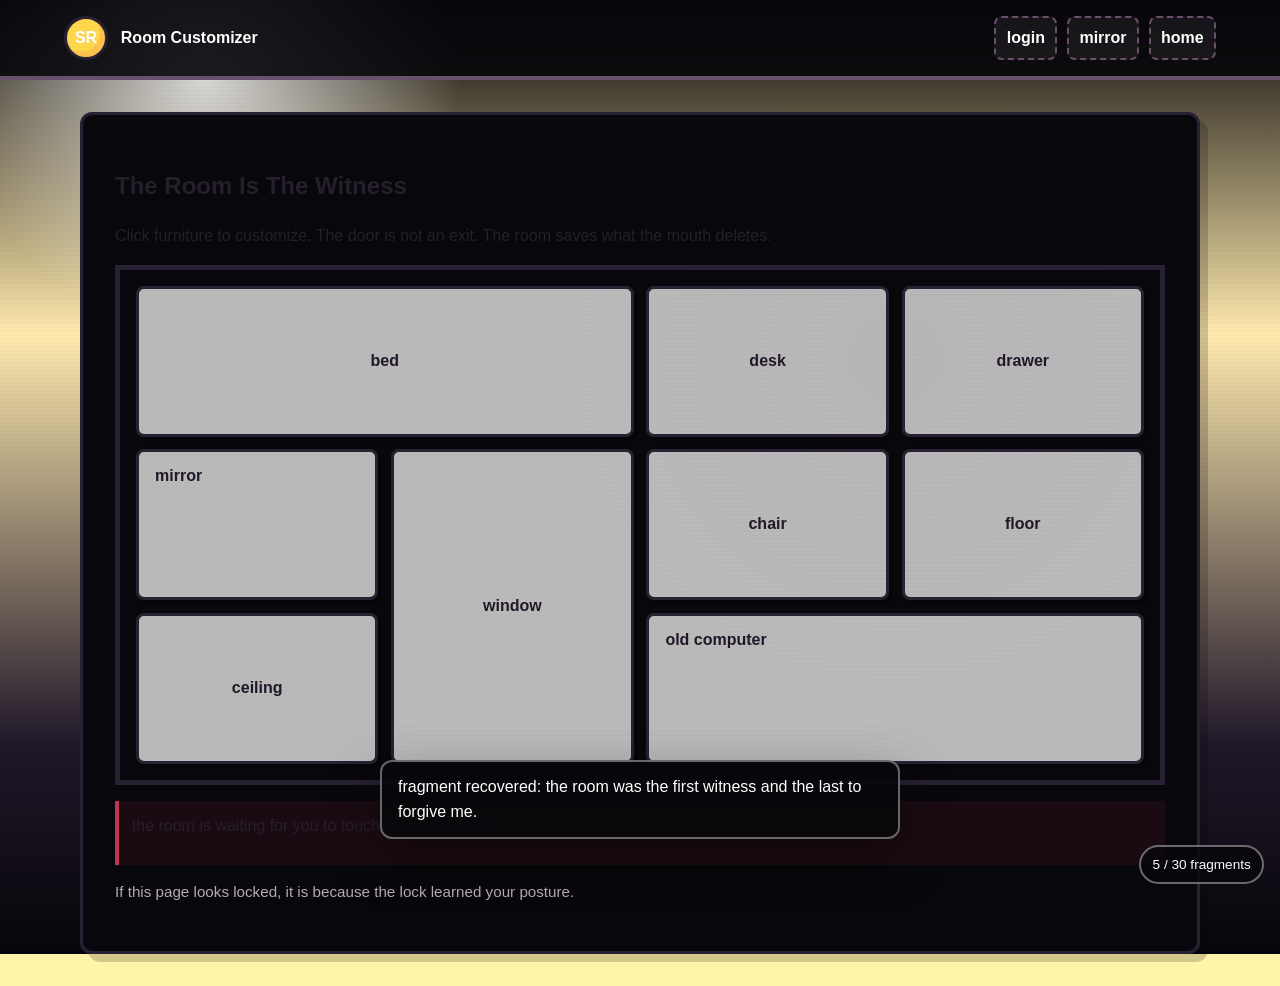
<file: protected/room.html>
<!doctype html>
<html lang="en">
<head>
  <meta charset="utf-8">
  <meta name="viewport" content="width=device-width, initial-scale=1">
  <title>The Room</title>
  <link rel="stylesheet" href="../css/styles.css">
  <link rel="stylesheet" href="../css/layout.css">
  <link rel="stylesheet" href="../css/horror.css">
  <link rel="stylesheet" href="../css/responsive.css">
</head>
<body>
  <header class="site-header">
    <a class="brand" href="../index.html"><span class="brand-mark">SR</span><span>Room Customizer</span></a>
    <nav class="nav-links" aria-label="main"><a href="../login.html">login</a><a href="mirror.html">mirror</a><a href="../index.html">home</a></nav>
  </header>
  <main class="page-shell">
    <section class="page-card">
      <h1>The Room Is The Witness</h1>
      <p>Click furniture to customize. The door is not an exit. The room saves what the mouth deletes.</p>
      <div class="room-plan">
        <button class="room-object object-wide" data-room-line="the bed kept the shape of a person who was technically there." data-fragment-id="f18">bed</button>
        <button class="room-object" data-room-line="the desk still has an unsent sentence warming under the dust." data-fragment-id="f19">desk</button>
        <button class="room-object" data-room-line="the drawer refuses to open until you stop calling it storage.">drawer</button>
        <a class="room-object button-link" href="mirror.html" data-fragment-id="f21">mirror</a>
        <button class="room-object object-tall" data-room-line="outside kept happening without asking if he could keep up." data-fragment-id="f20">window</button>
        <button class="room-object" data-room-line="the chair faced the door for months, practicing an exit.">chair</button>
        <button class="room-object" data-room-line="the floor learned every weight except relief.">floor</button>
        <button class="room-object" data-room-line="the ceiling was the only sky that did not move away.">ceiling</button>
        <a class="room-object button-link object-wide" href="old-save.html">old computer</a>
      </div>
      <div class="room-memory" data-room-memory aria-live="polite">the room is waiting for you to touch an object gently.</div>
      <p class="small">If this page looks locked, it is because the lock learned your posture.</p>
    </section>
  </main>
  <div class="fragment-counter" data-fragment-counter>0 / 30 fragments</div>
  <!-- the room remembers the date, but the boy does not -->
  <script src="../js/storage.js"></script>
  <script src="../js/fragments.js"></script>
  <script src="../js/main.js"></script>
  <script>
    RageFragments.recover("f05");
    document.querySelectorAll("[data-room-line]").forEach((button) => {
      button.addEventListener("click", () => {
        button.classList.add("is-awake");
        document.querySelector("[data-room-memory]").textContent = button.dataset.roomLine;
        if (document.querySelectorAll(".room-object.is-awake").length >= 5) {
          RageStore.unlockCode("THELOCK");
          RageUI.speakFromSite("the room accepted the lock because the lock was tired too.");
        }
      });
    });
  </script>
</body>
</html>
</file>
<file: css/styles.css>
:root {
  --sunny-bg: #fff4a8;
  --mask-yellow: #ffd84d;
  --panic-red: #df4e61;
  --void-black: #07060a;
  --bruise-purple: #51305f;
  --cold-blue: #8ed0e6;
  --text-main: #251f2c;
  --text-faint: #756b7a;
  --paper: #fffcef;
  --wrong: #bc3751;
  --sore: #7e3157;
  --organic: #8f4055;
  --hollow: #14151f;
  --corruption-level: 0;
  --focus: #111827;
  --line: #282033;
}

* { box-sizing: border-box; }

html {
  min-height: 100%;
  background: var(--sunny-bg);
  color: var(--text-main);
  scroll-behavior: smooth;
}

body {
  min-height: 100vh;
  margin: 0;
  font-family: "Trebuchet MS", Verdana, Arial, sans-serif;
  line-height: 1.55;
  background:
    radial-gradient(circle at 16% 8%, rgba(255,255,255,.8), transparent 16rem),
    linear-gradient(180deg, var(--sunny-bg), #ffeaae 35%, #201729 78%, var(--void-black));
  transition: background-color .8s ease, color .8s ease;
}

body::before {
  content: "";
  position: fixed;
  inset: 0;
  z-index: 30;
  pointer-events: none;
  opacity: calc(var(--corruption-level) * .025);
  background:
    linear-gradient(rgba(255,255,255,.12) 50%, rgba(0,0,0,.08) 50%),
    radial-gradient(circle at 70% 40%, rgba(188,55,81,.2), transparent 20rem);
  background-size: 100% 4px, auto;
  mix-blend-mode: multiply;
}

body.corruption-1 { --corruption-level: 1; }
body.corruption-2 { --corruption-level: 2; --mask-yellow: #f2c646; }
body.corruption-3 { --corruption-level: 3; --sunny-bg: #f1d79b; --paper: #fff2dc; }
body.corruption-4 { --corruption-level: 4; --text-main: #f6edf7; --text-faint: #c4adcd; --paper: #241726; }
body.corruption-5 { --corruption-level: 5; --text-main: #f2eef5; --text-faint: #9d8da6; --paper: #111019; }
body.corruption-6 { --corruption-level: 6; --sunny-bg: #060507; --paper: #08070b; --text-main: #f4f0f2; --text-faint: #b7aab7; }

a { color: inherit; }
a:hover { text-decoration-thickness: 3px; }

button, input, textarea {
  font: inherit;
}

button, .button-link {
  border: 3px solid var(--line);
  background: var(--mask-yellow);
  color: #211827;
  padding: .75rem 1rem;
  border-radius: 10px;
  cursor: pointer;
  box-shadow: 4px 4px 0 rgba(0,0,0,.22);
  font-weight: 800;
}

button:hover, .button-link:hover { transform: translateY(-1px); }
button:active, .button-link:active { transform: translate(2px,2px); box-shadow: 2px 2px 0 rgba(0,0,0,.25); }
button:focus-visible, a:focus-visible, input:focus-visible, textarea:focus-visible {
  outline: 4px solid var(--focus);
  outline-offset: 3px;
}

.button-link { display: inline-block; text-decoration: none; }
.ghost-button { background: var(--paper); }
.danger-button { background: var(--panic-red); color: #fff; }

.site-header {
  position: relative;
  padding: 1rem min(5vw, 4rem);
  display: flex;
  justify-content: space-between;
  gap: 1rem;
  align-items: center;
  border-bottom: 4px solid var(--line);
  background: rgba(255,252,239,.86);
  z-index: 2;
}

.brand {
  display: flex;
  gap: .8rem;
  align-items: center;
  text-decoration: none;
  font-weight: 900;
  letter-spacing: 0;
}

.brand-mark {
  display: grid;
  place-items: center;
  width: 44px;
  height: 44px;
  border: 3px solid var(--line);
  border-radius: 50%;
  background: var(--mask-yellow);
  box-shadow: inset -5px -5px 0 rgba(255,128,80,.25);
}

.nav-links {
  display: flex;
  flex-wrap: wrap;
  gap: .6rem;
  align-items: center;
}

.nav-links a {
  padding: .45rem .65rem;
  border: 2px dashed rgba(37,31,44,.45);
  border-radius: 8px;
  background: rgba(255,255,255,.4);
  text-decoration: none;
  font-weight: 700;
}

.page-shell {
  width: min(1120px, calc(100% - 2rem));
  margin: 0 auto;
}

.section-title {
  margin: 0 0 .7rem;
  font-size: clamp(1.45rem, 4vw, 2.7rem);
  line-height: 1.05;
}

.small {
  color: var(--text-faint);
  font-size: .95rem;
}

.fragment-counter {
  position: fixed;
  right: 1rem;
  bottom: 1rem;
  z-index: 20;
  padding: .45rem .7rem;
  border: 2px solid rgba(255,255,255,.4);
  border-radius: 999px;
  background: rgba(8,7,11,.78);
  color: #fff;
  font-size: .85rem;
}

.toast {
  position: fixed;
  left: 50%;
  bottom: 3.8rem;
  z-index: 40;
  max-width: min(92vw, 520px);
  transform: translateX(-50%);
  padding: .8rem 1rem;
  border: 2px solid rgba(255,255,255,.38);
  border-radius: 12px;
  background: rgba(8,7,11,.9);
  color: #fff;
  box-shadow: 0 18px 50px rgba(0,0,0,.35);
}

.hidden { display: none !important; }

.jitter {
  display: inline-block;
  animation: tinyJitter 3.8s infinite steps(2, end);
}

@keyframes tinyJitter {
  0%, 92%, 100% { transform: translate(0,0); }
  94% { transform: translate(1px,-1px); }
  96% { transform: translate(-1px,1px); }
}

@media (prefers-reduced-motion: reduce) {
  *, *::before, *::after {
    animation-duration: .001ms !important;
    animation-iteration-count: 1 !important;
    scroll-behavior: auto !important;
    transition-duration: .001ms !important;
  }
}
</file>
<file: css/layout.css>
.hero {
  min-height: 78vh;
  padding: clamp(2rem, 7vw, 6rem) 0 4rem;
  display: grid;
  grid-template-columns: minmax(0, 1.1fr) minmax(250px, .65fr);
  gap: clamp(1.5rem, 5vw, 4rem);
  align-items: start;
}

.hero h1 {
  margin: 0;
  max-width: 760px;
  font-size: clamp(3rem, 12vw, 8rem);
  line-height: .9;
}

.hero-copy {
  margin-top: 1rem;
  max-width: 620px;
  font-size: clamp(1.1rem, 2vw, 1.35rem);
}

.name-panel {
  align-self: end;
  padding: 1rem;
  border: 3px solid var(--line);
  border-radius: 14px;
  background: var(--paper);
  box-shadow: 8px 8px 0 rgba(0,0,0,.18);
  transform: rotate(2deg);
}

.name-panel label { display: block; font-weight: 800; margin-bottom: .5rem; }
.name-row { display: flex; gap: .5rem; }
.name-row input {
  min-width: 0;
  flex: 1;
  border: 3px solid var(--line);
  border-radius: 8px;
  padding: .7rem;
  background: #fff;
}

.mascot {
  width: min(230px, 46vw);
  margin-top: 1.2rem;
  border: 4px solid var(--line);
  border-radius: 28px 28px 42px 42px;
  background: linear-gradient(#ffe775, #ffbd65);
  padding: 1rem;
  box-shadow: 9px 10px 0 rgba(0,0,0,.2);
  text-align: center;
  cursor: pointer;
}

.mascot-face {
  display: grid;
  place-items: center;
  height: 120px;
  margin: 0 auto .8rem;
  border: 3px solid var(--line);
  border-radius: 50%;
  background: #fff8c9;
  font-size: 3rem;
}

.mascot[data-state="strained"] .mascot-face { filter: saturate(.7); }
.mascot[data-state="tired"] { transform: rotate(-2deg); background: #e7c581; }
.mascot[data-state="sore"] { background: #b56a79; color: #fff; }
.mascot[data-state="hollow"] { background: #0b0a10; color: #fff; border-color: #7d6a83; }
.mascot[data-state="absent"] { visibility: hidden; }

.memory-map {
  position: relative;
  display: grid;
  grid-template-columns: repeat(12, 1fr);
  gap: clamp(1rem, 2vw, 2rem);
  padding-bottom: 7rem;
}

.memory-node {
  position: relative;
  border: 4px solid var(--line);
  background: var(--paper);
  padding: 1rem;
  box-shadow: 7px 8px 0 rgba(0,0,0,.18);
}

.memory-node h2, .memory-node h3 { margin-top: 0; }
.memory-node p { margin-bottom: .8rem; }

.picnic { grid-column: 1 / span 5; transform: rotate(-3deg); border-radius: 18px 8px 18px 8px; background: #fff7bd; }
.message-game { grid-column: 8 / span 4; margin-top: 3rem; border-radius: 22px; background: #dff7ff; transform: rotate(2deg); }
.room-game { grid-column: 3 / span 5; margin-top: -1rem; border-radius: 4px; background: #fff; transform: rotate(1deg); }
.body-game { grid-column: 8 / span 5; border-radius: 10px; background: #f8e7ed; transform: rotate(-1deg); }
.meaning-game { grid-column: 2 / span 5; background: #14151f; color: #d6f2de; border-color: #71c991; border-radius: 4px; transform: rotate(.5deg); }

.terminal-lines {
  min-height: 130px;
  padding: .8rem;
  background: #07090d;
  color: #b8ffc7;
  border: 2px solid #71c991;
  font-family: Consolas, "Courier New", monospace;
}

.login-gateway {
  grid-column: 1 / -1;
  min-height: 250px;
  margin: 2rem 0;
  padding: clamp(1.5rem, 4vw, 3rem);
  border: 5px double var(--line);
  background:
    linear-gradient(90deg, rgba(255,255,255,.85), rgba(255,255,255,.55)),
    repeating-linear-gradient(-45deg, #ffd84d 0 18px, #8ed0e6 18px 36px);
}

.corrupt-lower {
  grid-column: 1 / -1;
  min-height: 420px;
  margin-top: 2rem;
  padding: clamp(2rem, 6vw, 5rem);
  color: #f8edf8;
  background:
    radial-gradient(circle at 50% 0, rgba(188,55,81,.42), transparent 22rem),
    linear-gradient(180deg, #25172d, #07060a);
  border-top: 7px solid #3e2448;
  border-radius: 40% 40% 0 0 / 10% 10% 0 0;
}

.void-mouth {
  display: block;
  width: min(640px, 100%);
  min-height: 190px;
  margin: 4rem auto 0;
  padding: 4rem 1rem;
  border: 0;
  border-radius: 50% 50% 20% 20%;
  background: #030205;
  color: #f7edf7;
  text-align: center;
  text-decoration: none;
  box-shadow: 0 0 80px rgba(0,0,0,.8), inset 0 0 80px rgba(126,49,87,.35);
}

.modal-backdrop {
  position: fixed;
  inset: 0;
  z-index: 50;
  display: grid;
  place-items: center;
  padding: 1rem;
  background: rgba(5,4,8,.72);
}

.modal {
  width: min(760px, 100%);
  max-height: 86vh;
  overflow: auto;
  padding: 1.2rem;
  border: 4px solid var(--line);
  border-radius: 14px;
  background: var(--paper);
  color: var(--text-main);
  box-shadow: 0 24px 80px rgba(0,0,0,.45);
}

.modal-header { display: flex; justify-content: space-between; gap: 1rem; align-items: center; }
.modal-header h2 { margin: 0; }

.footer {
  padding: 3rem 1rem;
  text-align: center;
  color: var(--text-faint);
  background: #07060a;
}

.page-card {
  margin: 2rem auto;
  padding: clamp(1rem, 3vw, 2rem);
  border: 3px solid var(--line);
  border-radius: 12px;
  background: var(--paper);
  box-shadow: 8px 8px 0 rgba(0,0,0,.18);
}
</file>
<file: css/horror.css>
.corruption-2 .memory-node { box-shadow: 7px 8px 0 rgba(126,49,87,.28); }
.corruption-3 .site-header { background: rgba(245,218,188,.88); }
.corruption-4 body, body.corruption-4 { background: linear-gradient(180deg, #2b1d30, #09080d 65%); }
.corruption-5 .site-header, .corruption-6 .site-header { background: rgba(7,6,10,.9); color: #fff; border-color: #69516d; }
.corruption-5 .nav-links a, .corruption-6 .nav-links a { border-color: #69516d; background: rgba(255,255,255,.06); }

.wrong-text { color: var(--wrong); }
.sore-text { color: var(--sore); }
.hollow-text { color: var(--text-faint); }

.site-whisper {
  position: fixed;
  left: 50%;
  top: 5.4rem;
  z-index: 25;
  width: min(620px, calc(100% - 2rem));
  transform: translate(-50%, -12px);
  opacity: 0;
  padding: .7rem .9rem;
  border: 1px solid rgba(255,255,255,.26);
  border-radius: 999px;
  background: rgba(7,6,10,.82);
  color: #fff;
  text-align: center;
  pointer-events: none;
  transition: opacity .8s ease, transform .8s ease;
}

.site-whisper.is-visible {
  opacity: .92;
  transform: translate(-50%, 0);
}

.delayed-line {
  min-height: 1.6em;
  opacity: 0;
  transition: opacity 1.2s ease;
}

.delayed-line.is-visible { opacity: 1; }

.fragment-drawer {
  margin: 2rem auto;
  padding: 1rem;
  border: 2px solid rgba(255,255,255,.16);
  background: rgba(7,6,10,.7);
  color: #f7edf7;
  text-align: left;
}

.fragment-drawer button {
  background: #15121b;
  color: #fff;
  border-color: #7b617f;
}

.fragment-list {
  display: grid;
  grid-template-columns: repeat(auto-fit, minmax(240px, 1fr));
  gap: .5rem;
  padding: 1rem 0 0;
  margin: 0;
  list-style: none;
}

.fragment-list li {
  min-height: 72px;
  padding: .7rem;
  border: 1px solid rgba(255,255,255,.16);
  background: rgba(255,255,255,.05);
}

.fragment-list .missing {
  color: rgba(255,255,255,.48);
  filter: blur(.2px);
}

.fragment-list .found {
  color: #fff;
  background: rgba(188,55,81,.18);
}

.memory-spine {
  grid-column: 6 / span 2;
  grid-row: 1 / span 5;
  width: 4px;
  min-height: 820px;
  justify-self: center;
  background: linear-gradient(#ffd84d, #df4e61, #07060a);
  box-shadow: 0 0 28px rgba(188,55,81,.35);
}

.memory-note {
  grid-column: 5 / span 4;
  padding: 1rem;
  border: 2px dashed rgba(37,31,44,.5);
  background: rgba(255,252,239,.75);
  transform: rotate(-.8deg);
}

.lower-confession {
  max-width: 700px;
  margin: 3rem auto 0;
  padding: 1rem 0;
  border-top: 1px solid rgba(255,255,255,.18);
}

.lower-confession p {
  max-width: 48rem;
}

.breathing {
  animation: breathe 8s ease-in-out infinite;
}

@keyframes breathe {
  0%, 100% { filter: brightness(1); }
  50% { filter: brightness(.88) saturate(1.08); }
}

.chat-shell {
  display: grid;
  grid-template-columns: 220px 1fr;
  min-height: 560px;
  border: 3px solid var(--line);
  background: var(--paper);
}

.contact-list {
  border-right: 3px solid var(--line);
  background: rgba(142,208,230,.25);
}

.contact-list button {
  width: 100%;
  border: 0;
  border-bottom: 2px solid rgba(37,31,44,.2);
  border-radius: 0;
  box-shadow: none;
  background: transparent;
  text-align: left;
}

.message-pane { padding: 1rem; display: flex; flex-direction: column; gap: .7rem; }
.bubble {
  max-width: 76%;
  padding: .7rem .85rem;
  border: 2px solid var(--line);
  border-radius: 18px;
  background: #fff;
}
.bubble.them { align-self: flex-start; }
.bubble.me { align-self: flex-end; background: #dff7ff; }
.bubble.system {
  align-self: center;
  max-width: 90%;
  background: #16121d;
  color: #f6eef6;
  border-color: #6b4a73;
}
.reply-row { display: flex; flex-wrap: wrap; gap: .5rem; margin-top: auto; padding-top: 1rem; }

.typing {
  color: var(--text-faint);
  min-height: 1.5rem;
  font-style: italic;
}

.room-plan {
  display: grid;
  grid-template-columns: repeat(4, 1fr);
  gap: .8rem;
  min-height: 520px;
  padding: 1rem;
  border: 5px solid var(--line);
  background: linear-gradient(90deg, rgba(0,0,0,.04) 1px, transparent 1px), linear-gradient(rgba(0,0,0,.04) 1px, transparent 1px), var(--paper);
  background-size: 34px 34px;
}

.room-object {
  min-height: 100px;
  background: rgba(255,255,255,.72);
  border: 3px solid var(--line);
  border-radius: 8px;
}

.room-object.is-awake {
  background: #211522;
  color: #fff;
  border-color: #8f4055;
}

.room-memory {
  min-height: 4rem;
  margin-top: 1rem;
  padding: .8rem;
  border-left: 4px solid var(--wrong);
  background: rgba(188,55,81,.1);
}

.object-wide { grid-column: span 2; }
.object-tall { grid-row: span 2; }

.status-grid {
  display: grid;
  grid-template-columns: repeat(auto-fit, minmax(170px, 1fr));
  gap: .8rem;
}

.stat {
  padding: .9rem;
  border: 2px solid rgba(255,255,255,.22);
  border-radius: 8px;
  background: rgba(255,255,255,.08);
}

.stat strong { display: block; }
.stat span { color: var(--cold-blue); font-family: Consolas, "Courier New", monospace; }

.mirror-field {
  min-height: 70vh;
  display: grid;
  place-items: center;
  text-align: center;
  background:
    linear-gradient(90deg, transparent 48%, rgba(255,255,255,.15) 50%, transparent 52%),
    radial-gradient(circle, rgba(142,208,230,.12), transparent 26rem);
}

.mirror-name {
  display: grid;
  gap: .4rem;
  font-size: clamp(1.4rem, 6vw, 4rem);
  line-height: 1;
}

.mirror-name span:nth-child(2) {
  opacity: .55;
  transform: scaleX(-1);
}

.mirror-name span:nth-child(3) {
  opacity: .35;
  filter: blur(1px);
}

.save-table {
  width: 100%;
  border-collapse: collapse;
}
.save-table th, .save-table td {
  padding: .7rem;
  border: 2px solid var(--line);
  text-align: left;
}

.void-page {
  background: #030205;
  color: #f4eef6;
}

.void-hud {
  position: fixed;
  top: 1rem;
  left: 1rem;
  z-index: 10;
  padding: .55rem .75rem;
  border: 1px solid rgba(255,255,255,.24);
  background: rgba(0,0,0,.62);
}

.fall-column {
  height: 7200px;
  width: min(760px, calc(100% - 2rem));
  margin: 0 auto;
  padding-top: 18vh;
}

.depth-line {
  min-height: 560px;
  display: flex;
  align-items: center;
  opacity: .55;
  border-left: 1px solid rgba(255,255,255,.14);
  padding-left: 1rem;
}

.depth-line strong {
  display: block;
  font-size: clamp(1.4rem, 5vw, 3.6rem);
  font-weight: 400;
}

.depth-line button,
.depth-line .button-link {
  max-width: 340px;
}

.underneath {
  max-width: 760px;
  margin: 0 auto;
  padding: 14vh 1.2rem 18vh;
  background: #f8f6f1;
  color: #151217;
  font-family: Georgia, "Times New Roman", serif;
  font-size: clamp(1.08rem, 2vw, 1.28rem);
}
</file>
<file: css/responsive.css>
@media (max-width: 820px) {
  .site-header { align-items: flex-start; flex-direction: column; }
  .hero { grid-template-columns: 1fr; min-height: auto; }
  .name-panel { transform: rotate(-1deg); }
  .memory-map { grid-template-columns: 1fr; }
  .picnic, .message-game, .room-game, .body-game, .meaning-game, .login-gateway, .corrupt-lower {
    grid-column: 1;
    margin-top: 0;
  }
  .memory-spine, .memory-note {
    grid-column: 1;
    min-height: auto;
  }
  .memory-spine {
    width: 100%;
    height: 4px;
  }
  .picnic { transform: rotate(-1.2deg); }
  .message-game { transform: rotate(1.1deg); }
  .room-game { transform: rotate(-.7deg); }
  .body-game { transform: rotate(.8deg); }
  .meaning-game { transform: rotate(-.4deg); }
  .name-row { flex-direction: column; }
  .chat-shell { grid-template-columns: 1fr; }
  .contact-list {
    display: flex;
    overflow-x: auto;
    border-right: 0;
    border-bottom: 3px solid var(--line);
  }
  .contact-list button { min-width: 150px; border-right: 2px solid rgba(37,31,44,.2); border-bottom: 0; }
  .room-plan { grid-template-columns: 1fr 1fr; }
  .object-wide { grid-column: span 2; }
  .fragment-counter { left: 1rem; right: auto; }
}

@media (max-width: 520px) {
  button, .button-link { width: 100%; }
  .nav-links { width: 100%; }
  .nav-links a { flex: 1 1 120px; text-align: center; }
  .hero h1 { font-size: clamp(2.7rem, 18vw, 5rem); }
  .room-plan { grid-template-columns: 1fr; }
  .object-wide { grid-column: span 1; }
  .bubble { max-width: 92%; }
}
</file>
